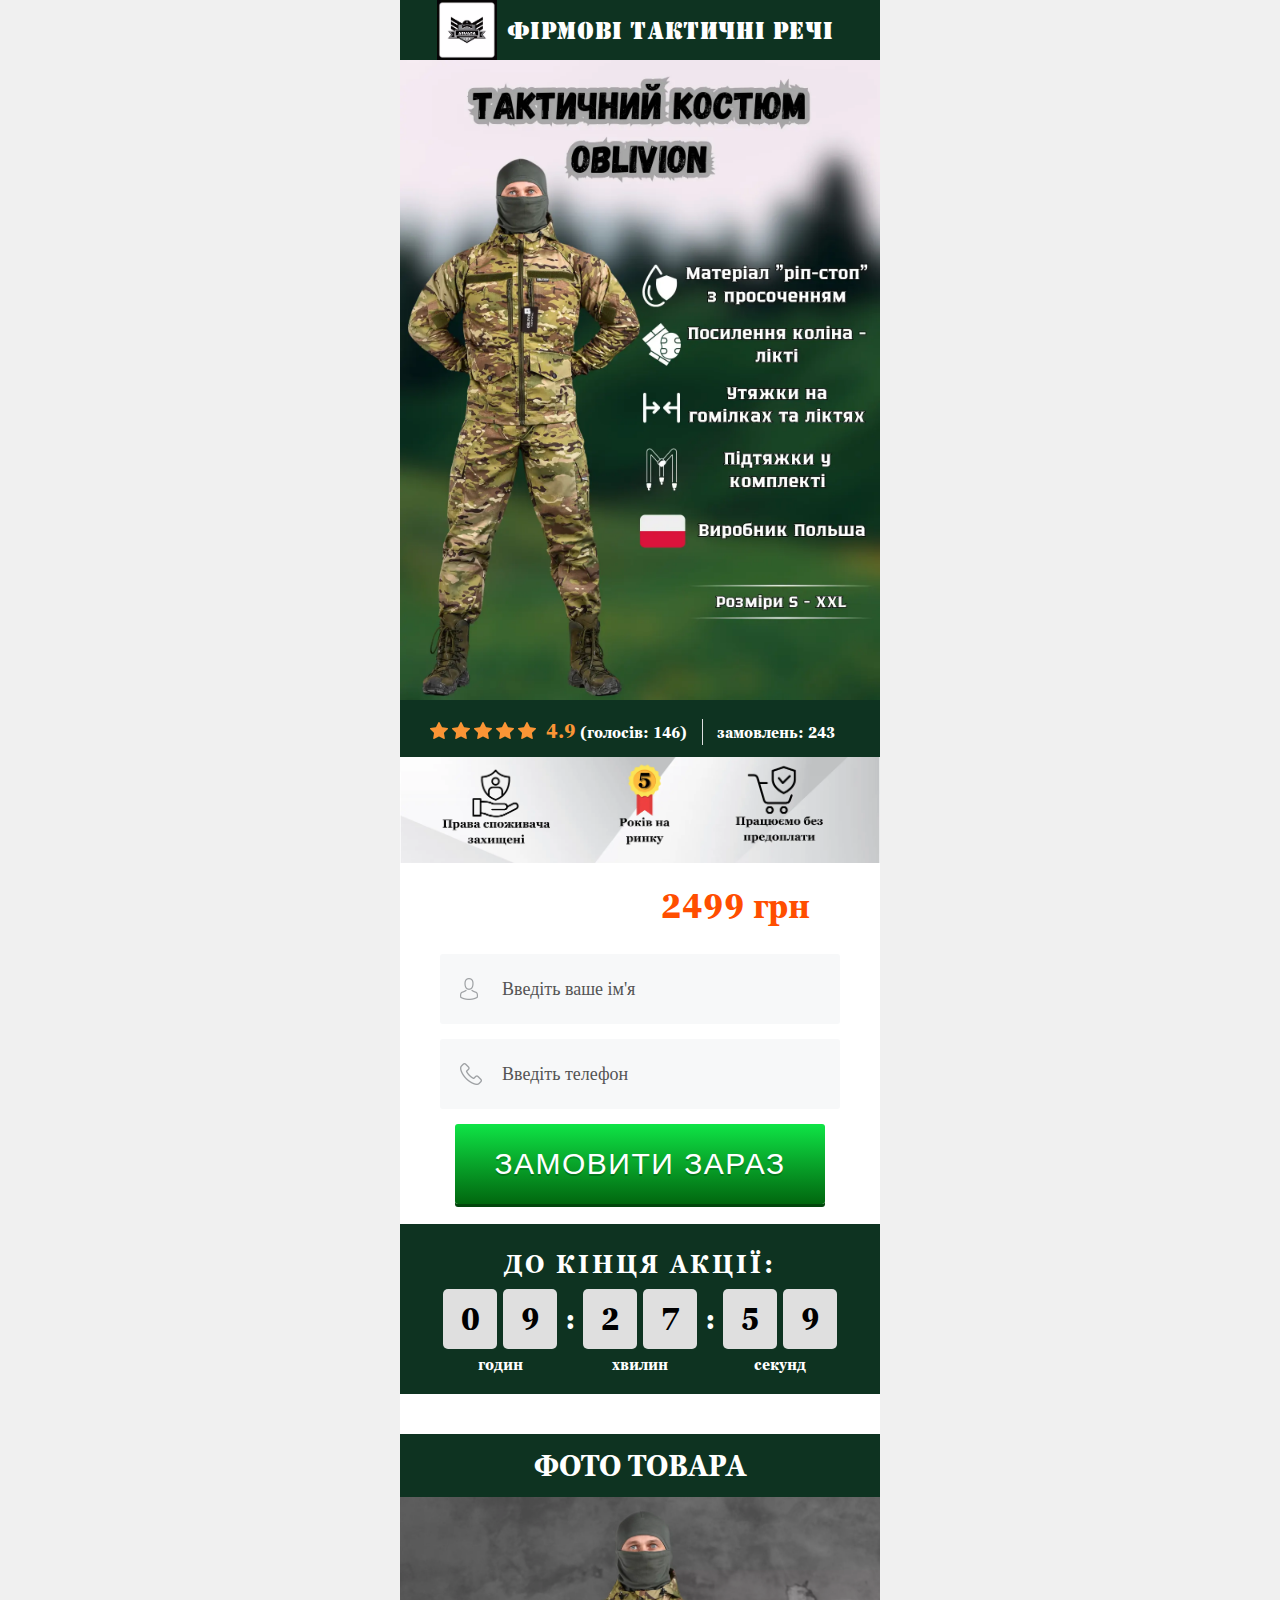
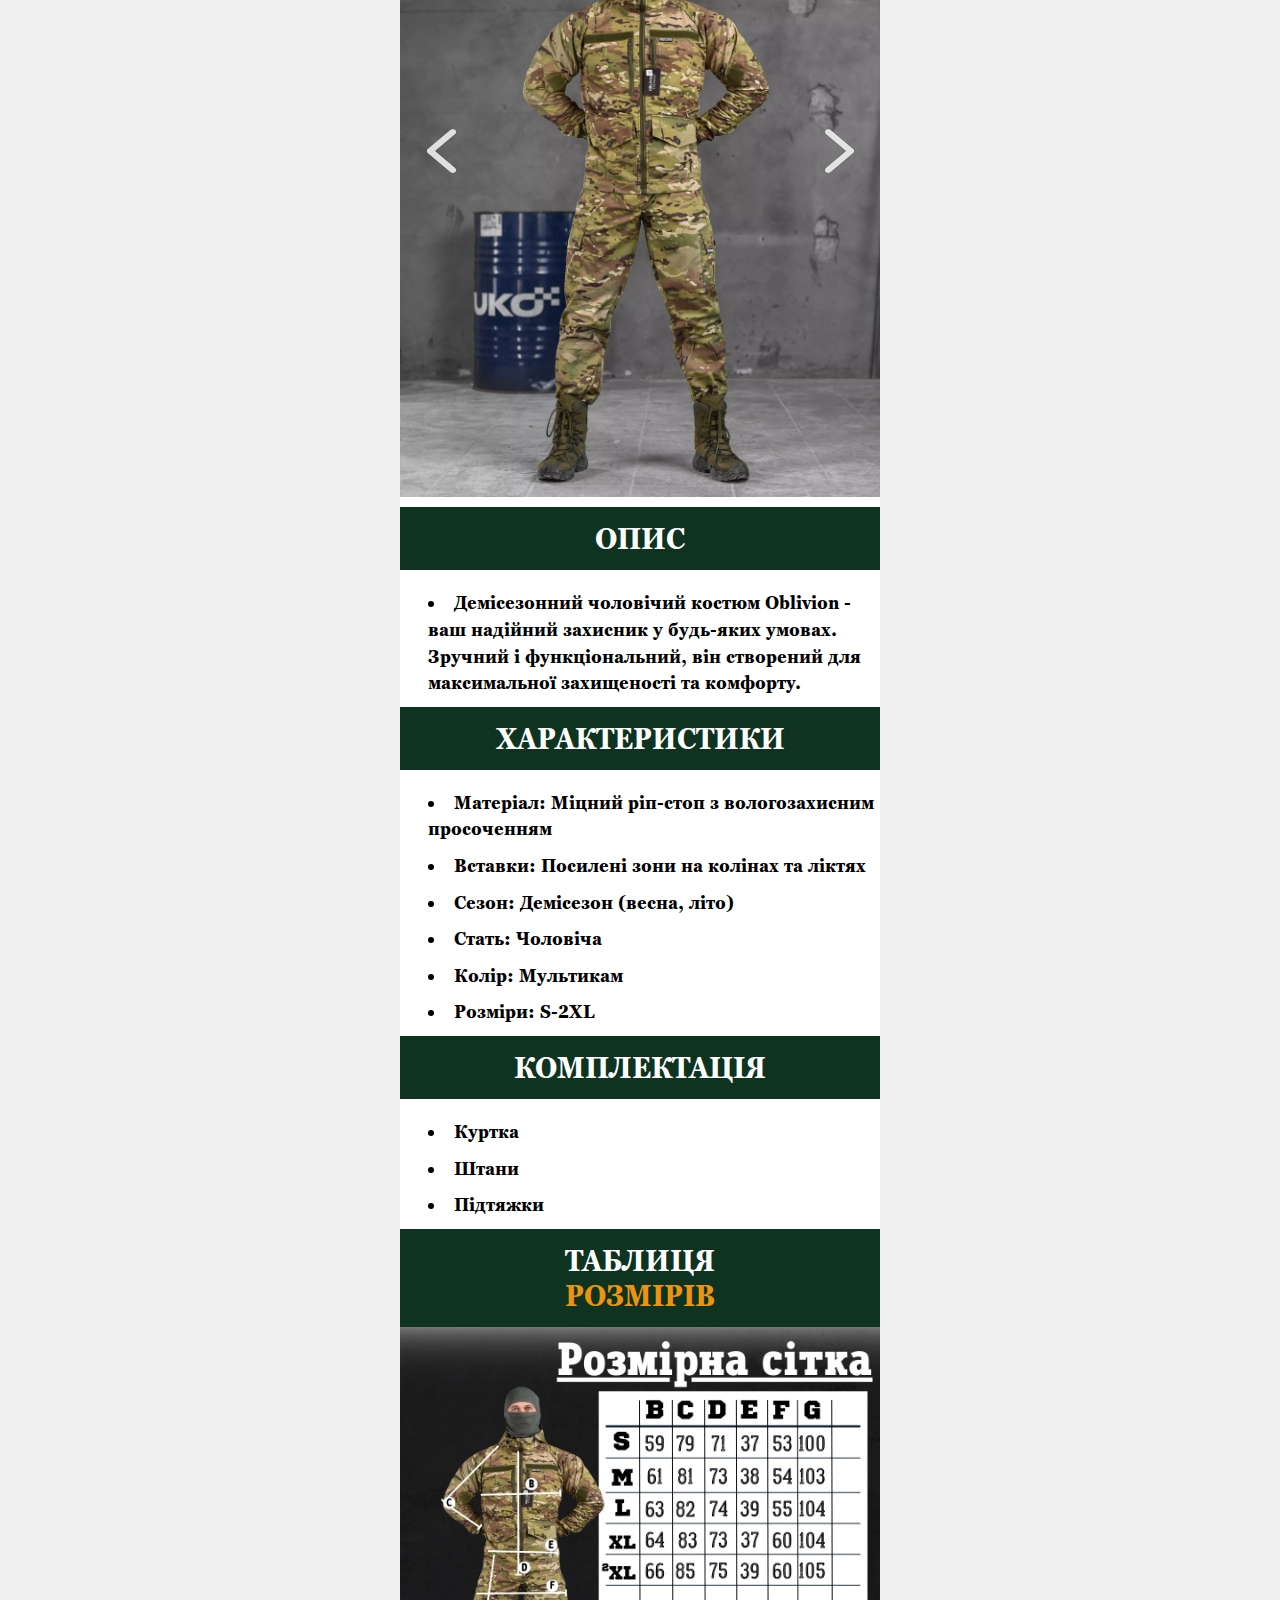
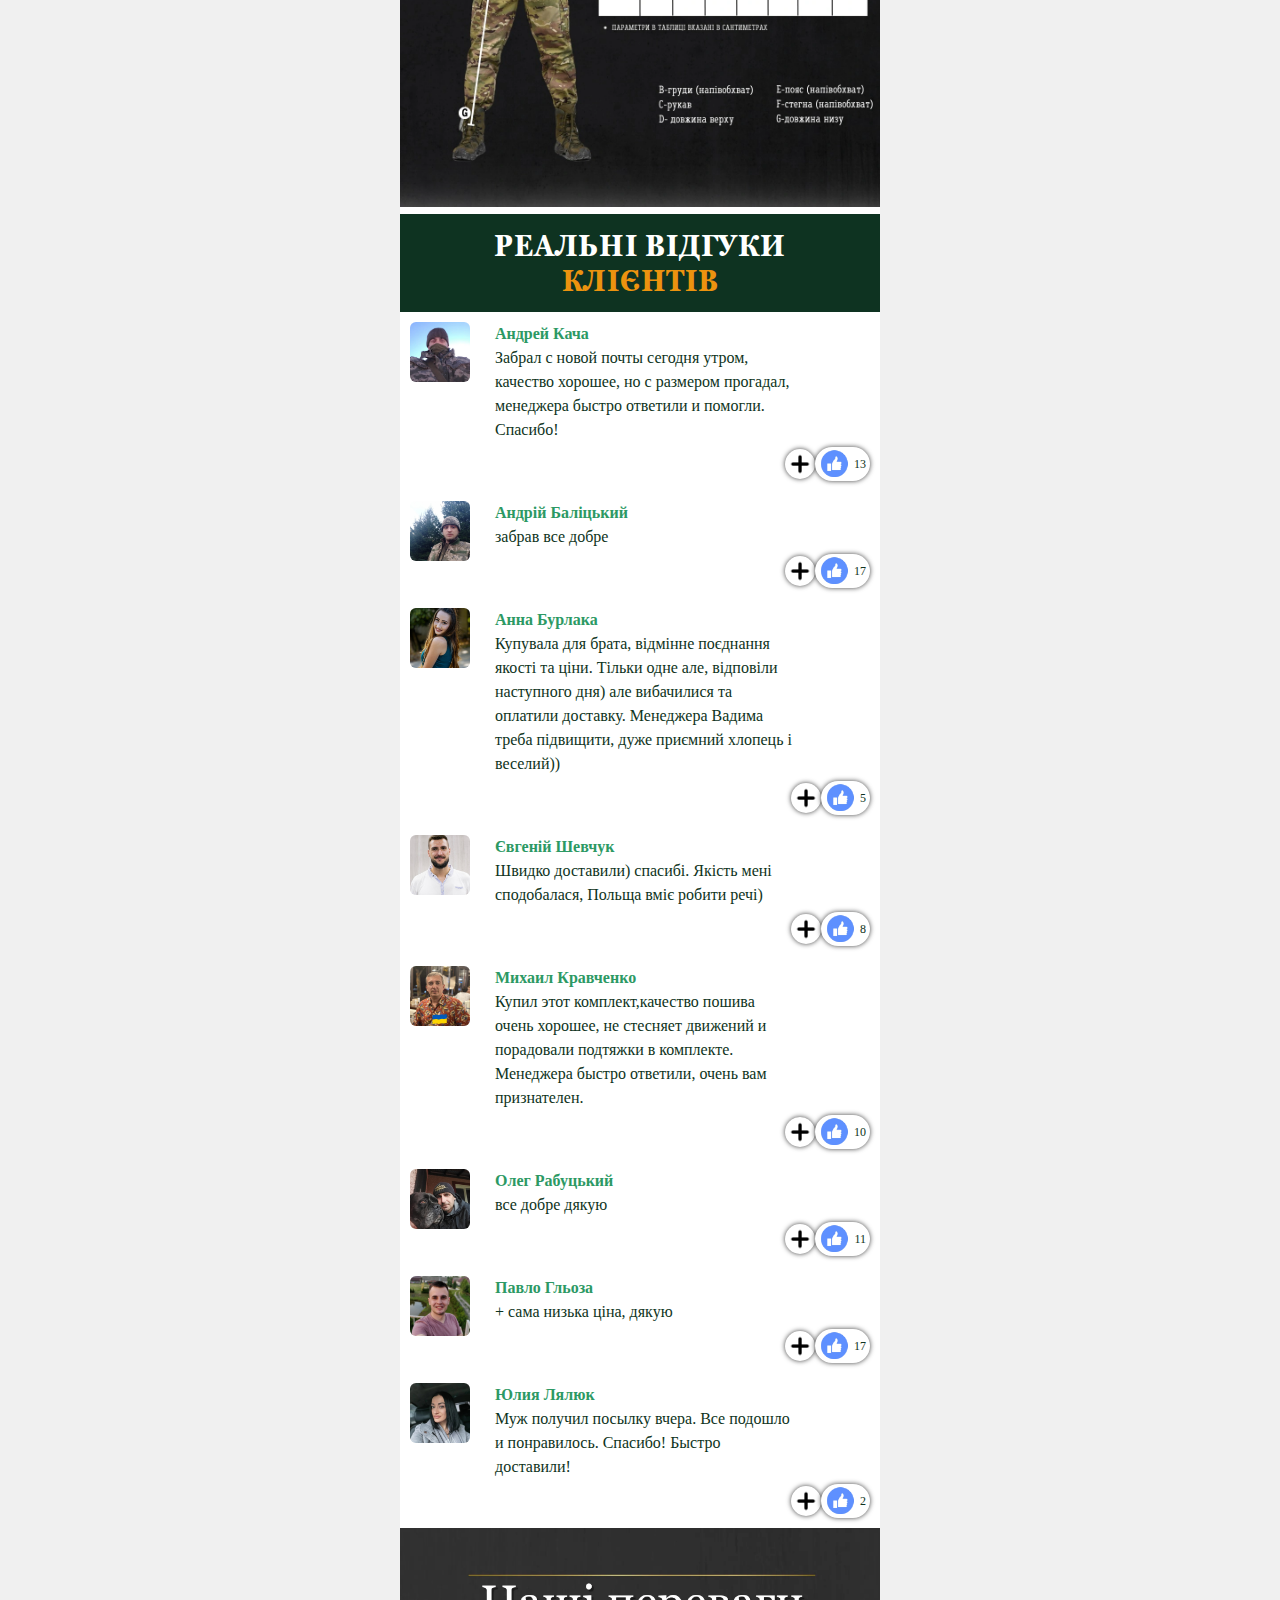
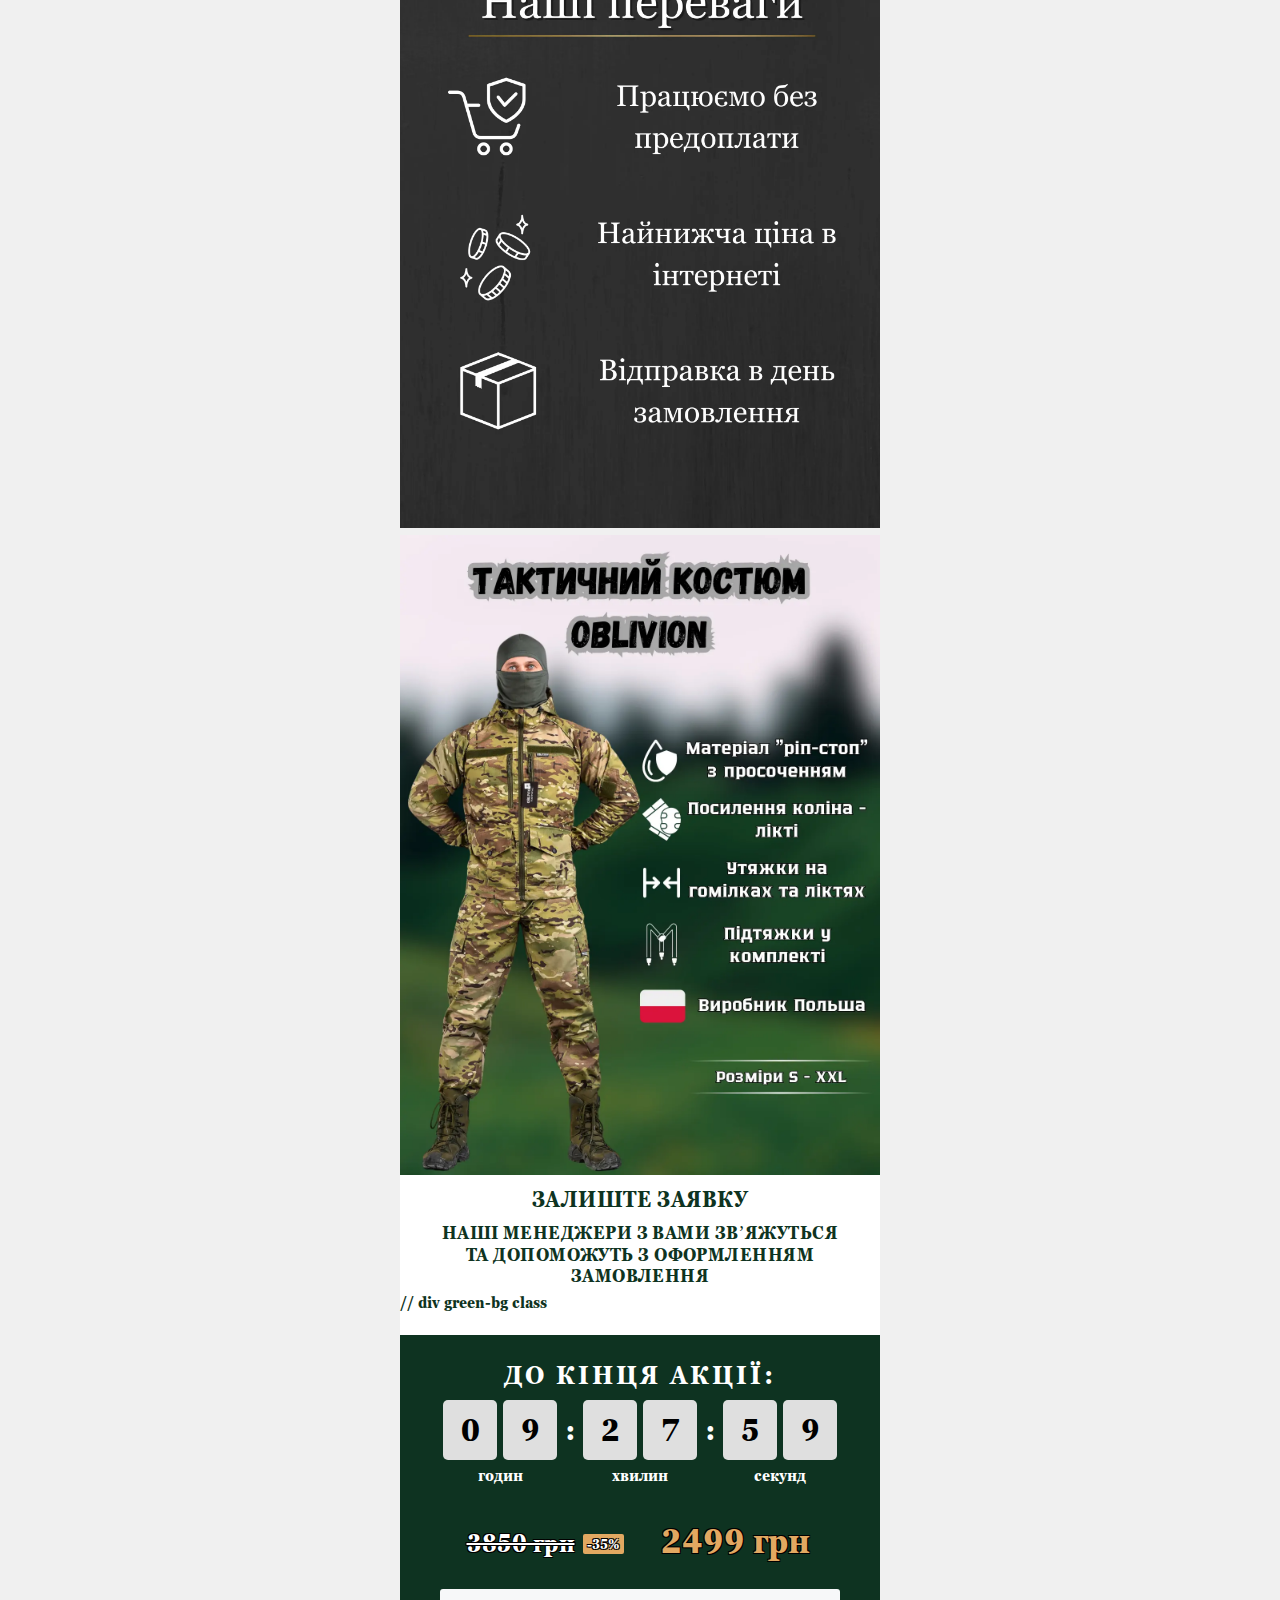
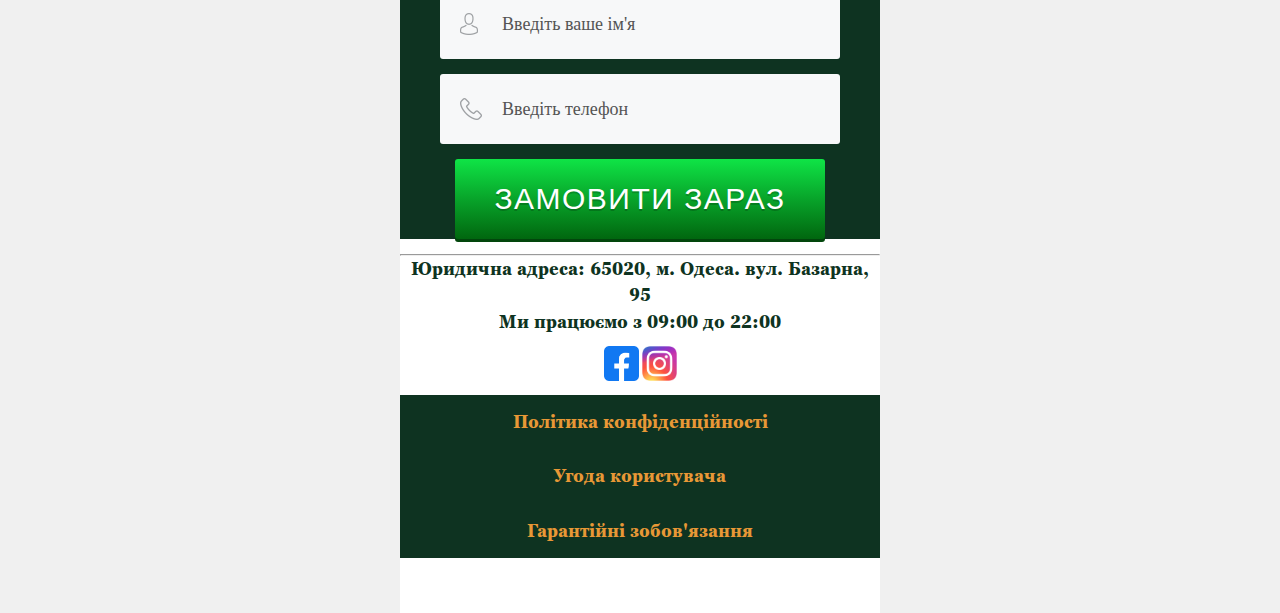
<file: oblivion/index.html>
<!DOCTYPE html>
<html lang="en">

<head>

    <meta charset="UTF-8">
    <meta http-equiv="X-UA-Compatible" content="IE=edge">
    <meta name="viewport" content="width=480">
    <title>Фірмові тактичні речі</title>



    <link rel="icon" type="image/png" sizes="32x32" href="img/Favicon.ico">
    <link rel="shortcut icon" type="image/x-icon" href="img/Favicon.ico">
    <link rel="stylesheet" type="text/css" href="css/comments.css">
    <link rel="stylesheet" type="text/css" href="css/settings.css">
    <link rel="stylesheet" type="text/css" href="css/style.css">
    <link rel="stylesheet" type="text/css" href="css/slick.css">

    <!-- Meta Pixel Code -->
    <script>
        !function (f, b, e, v, n, t, s) {
            if (f.fbq) return; n = f.fbq = function () {
                n.callMethod ?
                n.callMethod.apply(n, arguments) : n.queue.push(arguments)
            };
            if (!f._fbq) f._fbq = n; n.push = n; n.loaded = !0; n.version = '2.0';
            n.queue = []; t = b.createElement(e); t.async = !0;
            t.src = v; s = b.getElementsByTagName(e)[0];
            s.parentNode.insertBefore(t, s)
        }(window, document, 'script',
            'https://connect.facebook.net/en_US/fbevents.js');
        fbq('init', '295080306181769');
        fbq('track', 'PageView');
    </script>
    <noscript><img height="1" width="1" style="display:none"
            src="https://www.facebook.com/tr?id=295080306181769&ev=PageView&noscript=1" /></noscript>
    <!-- End Meta Pixel Code -->


</head>

<body>
    <!--     <div class="overlay_window">
        <div class="overlay" id="overlay">
            <div class="popup">
                <span class="close9" onclick="closePopup()">×</span>
                <h2>АКЦІЯ</h2>
                <p style='margin-top: 20px;'>При замовленні зараз <b>-200 грн</b> на товар</p>
                <button class="button9" onclick="closePopup()" style='margin-top: 20px;'>Гаразд</button>
            </div>
        </div>
    </div> -->

    <div class="main-wrap">
        <div style="
      display: flex;
      align-items: center;
      justify-content: center;
      text-align: center; width: 100%;    background: #0E3321;">
            <img src="img/logo.png" style="width:60px; height: 60;">
            <h1 style="font-family: '2296-font', sans-serif;">Фірмові тактичні речі</h1>
        </div>
        <div class="section block-1" style="background: white">
            <div style="background: #0E3321;">
                <img src="img/head.jpg" alt>
                <div class="reyt" style="background: #0E3321; color: white;">
                    <div class="stars"><b>4.9</b> (голосів: 146)</div>
                    замовлень: 243
                </div>
            </div>
            <img src="img/head2.jpg" alt>
            <div class="header" style="">
                <div class="timer_price">
                    <div class="price">
                        <div class="old">
                            3850 грн
                        </div>
                        <div class="sale">
                            -35%
                        </div>
                    </div>
                    <div class="price">

                        <div class="new b">
                            2499 грн
                        </div>
                    </div>
                </div>
                <form id="order_form" class="m1-form" role="form" action="order.php" method="post"
                    onsubmit="if(this.name.value==''){alert('Введіть ваше імʼя!');return false}if(this.phone.value==''){alert('Введіть ваш номер телефону');return false}return true;">



                    <input class="field" name="name" type="text" placeholder="Введіть ваше ім'я">
                    <input class="field" name="phone" type="tel" placeholder="Введіть телефон">
                    <button class="button-m" type="submit">Замовити зараз</button>
                </form>
            </div>


            <div></div>
            <div class="timer" id="form" style="margin-top: 20px;">
                <p class="center">До кінця акції:</p>
                <div class="countbox clearfix">
                    <div class="countbox-num">
                        <div class="countbox-hours1"><span></span>2</div>
                        <div class="countbox-hours2"><span></span>3</div>
                        <div class="countbox-hours-text">Годин</div>
                    </div>
                    <div class="countbox-space"></div>
                    <div class="countbox-num">
                        <div class="countbox-mins1"><span></span>0</div>
                        <div class="countbox-mins2"><span></span>6</div>
                        <div class="countbox-mins-text">Хвилин</div>
                    </div>
                    <div class="countbox-space"></div>
                    <div class="countbox-num">
                        <div class="countbox-secs1"><span></span>1</div>
                        <div class="countbox-secs2"><span></span>9</div>
                        <div class="countbox-secs-text">Секунд</div>
                    </div>
                </div>
            </div>

        </div>
        <div class="block-2">
            <div class="container" style="padding: 0px;">
                <h3 style="margin-top: 0px;">Фото товара</h3>
                <ul style="padding: 0px;">
                    <li>
                        <div class="slider2">
                            <div>
                                <img src="img/suit1.webp" alt="">
                            </div>
                            <div>
                                <img src="img/suit2.webp" alt="">
                            </div>
                            <div>
                                <img src="img/suit3.webp" alt="">
                            </div>
                            <div>
                                <img src="img/suit4.webp" alt="">
                            </div>
                            <div>
                                <img src="img/suit5.webp" alt="">
                            </div>
                            <div>
                                <img src="img/suit6.webp" alt="">
                            </div>
                            <div>
                                <img src="img/suit7.webp" alt="">
                            </div>
                            <div>
                                <img src="img/suit8.webp" alt="">
                            </div>
                            <div>
                                <img src="img/suit9.webp" alt="">
                            </div>
                            <div>
                                <img src="img/suit10.webp" alt="">
                            </div>
                            <div>
                                <img src="img/suit11.webp" alt="">
                            </div>
                        </div>
                    </li>
                </ul>

            </div>
        </div>

        <div class="block-2">
            <div class="container" style="padding: 0px; color: black">
                <h3>Опис</h3>
                <ul style="list-style: inside;">
                    <li>Демісезонний чоловічий костюм Oblivion - ваш надійний захисник у будь-яких умовах. Зручний і
                        функціональний, він створений для максимальної захищеності та комфорту.
                    </li>
                </ul>
                <h3>Характеристики</h3>
                <ul style="list-style: inside;">
                    <li>Матеріал: Міцний ріп-стоп з вологозахисним просоченням
                    </li>
                    <li>Вставки: Посилені зони на колінах та ліктях
                    </li>
                    <li>Сезон: Демісезон (весна, літо)
                    </li>
                    <li>Стать: Чоловіча
                    </li>
                    <li>Колір: Мультикам</li>
                    <li>Розміри: S-2XL</li>
                </ul>
                <h3>Комплектація</h3>
                <ul style="list-style: inside;">
                    <li>Куртка</li>
                    <li>Штани</li>
                    <li>Підтяжки</li>
                </ul>
                <!-- <img src="img/colage.jpg"> -->
            </div>
            <!--iframe width="480" height="270" src="https://www.youtube.com/embed/ob5Tuoh20DA" frameborder="0" allow="accelerometer; autoplay; clipboard-write; encrypted-media; gyroscope; picture-in-picture" allowfullscreen="" style=" display: block;"></iframe-->
        </div>

        <section class="sect3 block-2 table">
            <h3>Таблиця<br><span style="color: #ec930f;">розмірів</span></h3>
            <img src="./img/size.jpg">
            <!--             <table>
                <tr>
                    <th>Розмір</th>
                    <th>Устілка (см)</th>
                </tr>
                <tr>
                    <td>40 р.</td>
                    <td>26-26,5</td>
                </tr>
                <tr>
                    <td>41 р.</td>
                    <td>26,5-27</td>
                </tr>
                <tr>
                    <td>42 р.</td>
                    <td>27-27,5</td>
                </tr>
                <tr>
                    <td>43 р.</td>
                    <td>28-28,5</td>
                </tr>
                <tr>
                    <td>44 р.</td>
                    <td>28,5-29</td>
                </tr>
                <tr>
                    <td>45 р.</td>
                    <td>29,5-30</td>
                </tr>
            </table>
            <br> -->

        </section>


        <div class="section block9">

            <div class="section block8">
                <h2 class="center">Реальні відгуки<br><span style="color: #ec930f;">клієнтів</span></h2>
                <div id="commentsContainer">

                </div>
                <script src="./js/commentScript.js"></script>
            </div>

        </div>
        <div>
            <img src="./img/per.webp">
        </div>
        <div class="section block-1" style="background: white">
            <img src="img/head.jpg" alt>

            <div>
                <!--                 <div class="timer" id="form">
                    <p class="center">До кінця акції:</p>
                    <div class="countbox clearfix"><div class="countbox-num"><div class="countbox-hours1"><span></span>2</div><div class="countbox-hours2"><span></span>3</div><div class="countbox-hours-text">Годин</div></div><div class="countbox-space"></div><div class="countbox-num"><div class="countbox-mins1"><span></span>0</div><div class="countbox-mins2"><span></span>6</div><div class="countbox-mins-text">Хвилин</div></div><div class="countbox-space"></div><div class="countbox-num"><div class="countbox-secs1"><span></span>1</div><div class="countbox-secs2"><span></span>9</div><div class="countbox-secs-text">Секунд</div></div></div>
                </div> -->
                <div class="block9">
                    <h2 style="font: 22px 'MuseoSansCyrl-700'; padding: 5px; background: white; color: #0E3321"
                        class="center">Залиште заявку</h2>
                    <h2 style="font: 18px 'MuseoSansCyrl-700'; padding: 5px; background: white; color: #0E3321"
                        class="center">Наші менеджери з вами звʼяжуться <br>та допоможуть з оформленням замовлення</h2>
                </div>
               

                <div></div>
            </div>


            // div green-bg class
            <div class="green-bg" >

            <div class="timer" id="form" style="margin-top: 20px;">
                <p class="center">До кінця акції:</p>
                <div class="countbox clearfix">
                    <div class="countbox-num">
                        <div class="countbox-hours1"><span></span>2</div>
                        <div class="countbox-hours2"><span></span>3</div>
                        <div class="countbox-hours-text">Годин</div>
                    </div>
                    <div class="countbox-space"></div>
                    <div class="countbox-num">
                        <div class="countbox-mins1"><span></span>0</div>
                        <div class="countbox-mins2"><span></span>6</div>
                        <div class="countbox-mins-text">Хвилин</div>
                    </div>
                    <div class="countbox-space"></div>
                    <div class="countbox-num">
                        <div class="countbox-secs1"><span></span>1</div>
                        <div class="countbox-secs2"><span></span>9</div>
                        <div class="countbox-secs-text">Секунд</div>
                    </div>
                </div>
            </div>


            <div class="header" style="">


                <div class="timer_price">

                    <div class="price">
                        <div class="old black-border-for-text">
                            3850 грн
                        </div>
                        <div class="yellow-bg sale black-border-for-text">
                            -35%
                        </div>
                    </div>
                    <div class="price">

                        <div class="black-border-for-text yellow-text new b">
                            2499 грн
                        </div>
                    </div>

                </div>

            </div>


            <form id="order_form" class="m1-form" role="form" action="order.php" method="post" onsubmit="if(this.name.value==''){alert('Введіть ваше імʼя!');return false}if(this.phone.value==''){alert('Введіть ваш номер телефону');return false}return true;">



                <input class="field" name="name" type="text" placeholder="Введіть ваше ім'я">
                <input class="field" name="phone" type="tel" placeholder="Введіть телефон">
                <button class="button-m" type="submit">Замовити зараз</button>
            </form>

        </div>


            <div class="footer center">
                <hr>
                <p>Юридична адреса: 65020, м. Одеса. вул. Базарна, 95 </p>
                <p>Ми працюємо з 09:00 до 22:00</p>

                <div class="social-icons" style="margin: 10px;">
                    <a href="https://www.facebook.com/profile.php?id=61557441008508" target="_blank">
                        <img src="img/facebook_logo.png" alt="Facebook" width="35" height="35">
                    </a>
                    <a href="https://www.instagram.com/armada_shop011/" target="_blank">
                        <img src="img/instagram_logo.png" alt="Instagram" width="35" height="35">
                    </a>
                </div>

                <a href="politics.html">
                    <p id="sale4">Політика конфіденційності</p>
                </a>
                <a href="agreement.html">
                    <p id="sale4">Угода користувача</p>
                </a>
                <a href="guarantee.html">
                    <p id="sale4">Гарантійні зобов'язання</p>
                </a>
            </div>
        </div>



        <script type="text/javascript" src="js/jquery.min.js"></script>
        <script type="text/javascript" src="js/slick.min.js"></script>
        <script type="text/javascript" src="js/scripts.js"></script>
        <script type="text/javascript" src="js/previewyoutube.js"></script>

        <script src="js/mask_input.js"></script>

        <script type="text/javascript">
            // mask

            $("input[name='name']").on("keypress", function (e) {
                return (/[A-Za-zА-Яа-яЁё\s]/.test(String.fromCharCode(e.charCode)));
            });

            Inputmask.extendDefinitions({
                '~': {
                    validator: "[1245679]"
                }

            });

            $("input[name='phone']").inputmask({
                mask: "+38 (0~9) 999-99-99",
                greedy: false,
                clearIncomplete: true,
                placeholder: "_",
                rightAlign: false,
                showMaskOnHover: false,
                showMaskOnFocus: true
            });
            $("input[name='phone']").on("keydown", function (e) {

                if (e.keyCode == 37 || e.keyCode == 38 || e.keyCode == 39 || e.keyCode == 40) {
                    e.preventDefault();
                    return false;
                }

            });
        </script>
        <!-- 
<script>
    function openPopup() {
        document.getElementById("overlay").style.display = "block";
    }

    function closePopup() {
        document.getElementById("overlay").style.display = "none";
    }

    document.addEventListener("DOMContentLoaded", function() {
        setTimeout(function() {
            if (!sessionStorage.getItem('popupDisplayed')) {
                openPopup();
                sessionStorage.setItem('popupDisplayed', 'true');
            }
        }, 20000); // 20 секунд
    });
</script> -->
</body>

</html>
</file>
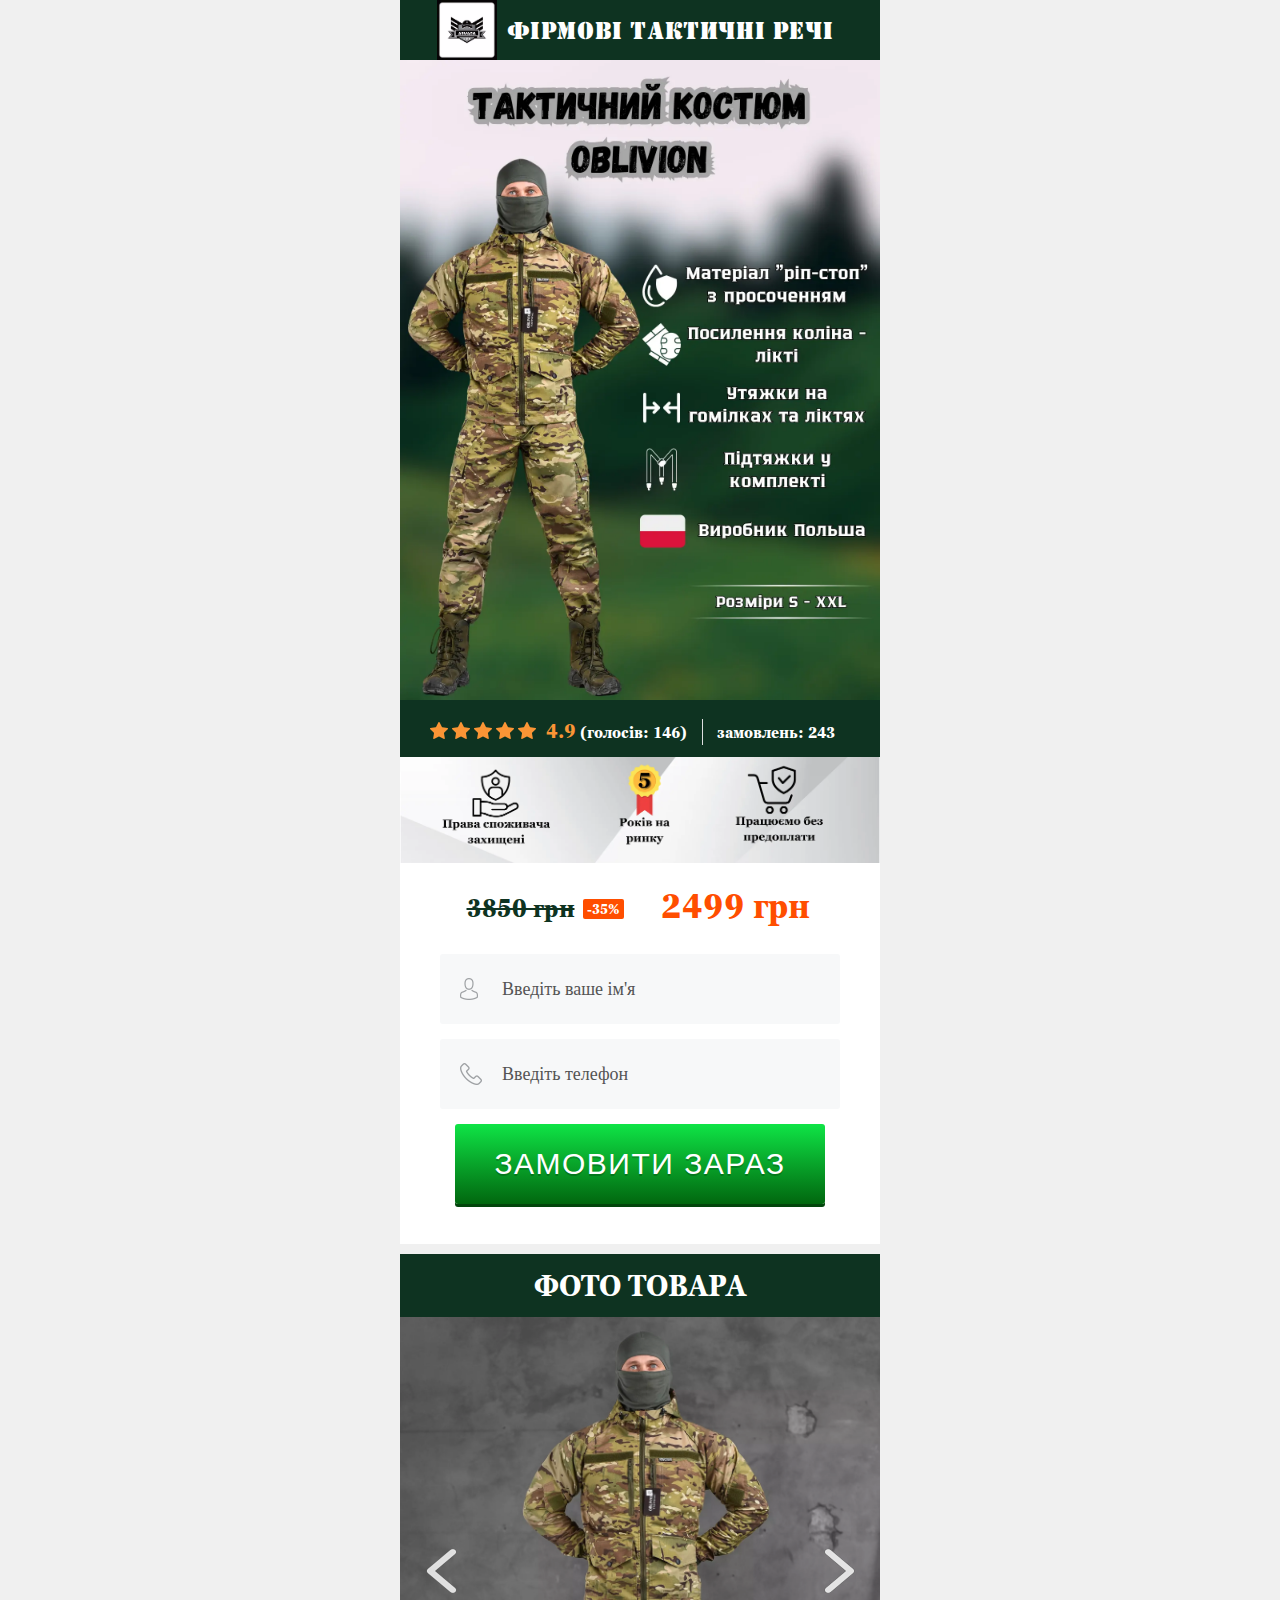
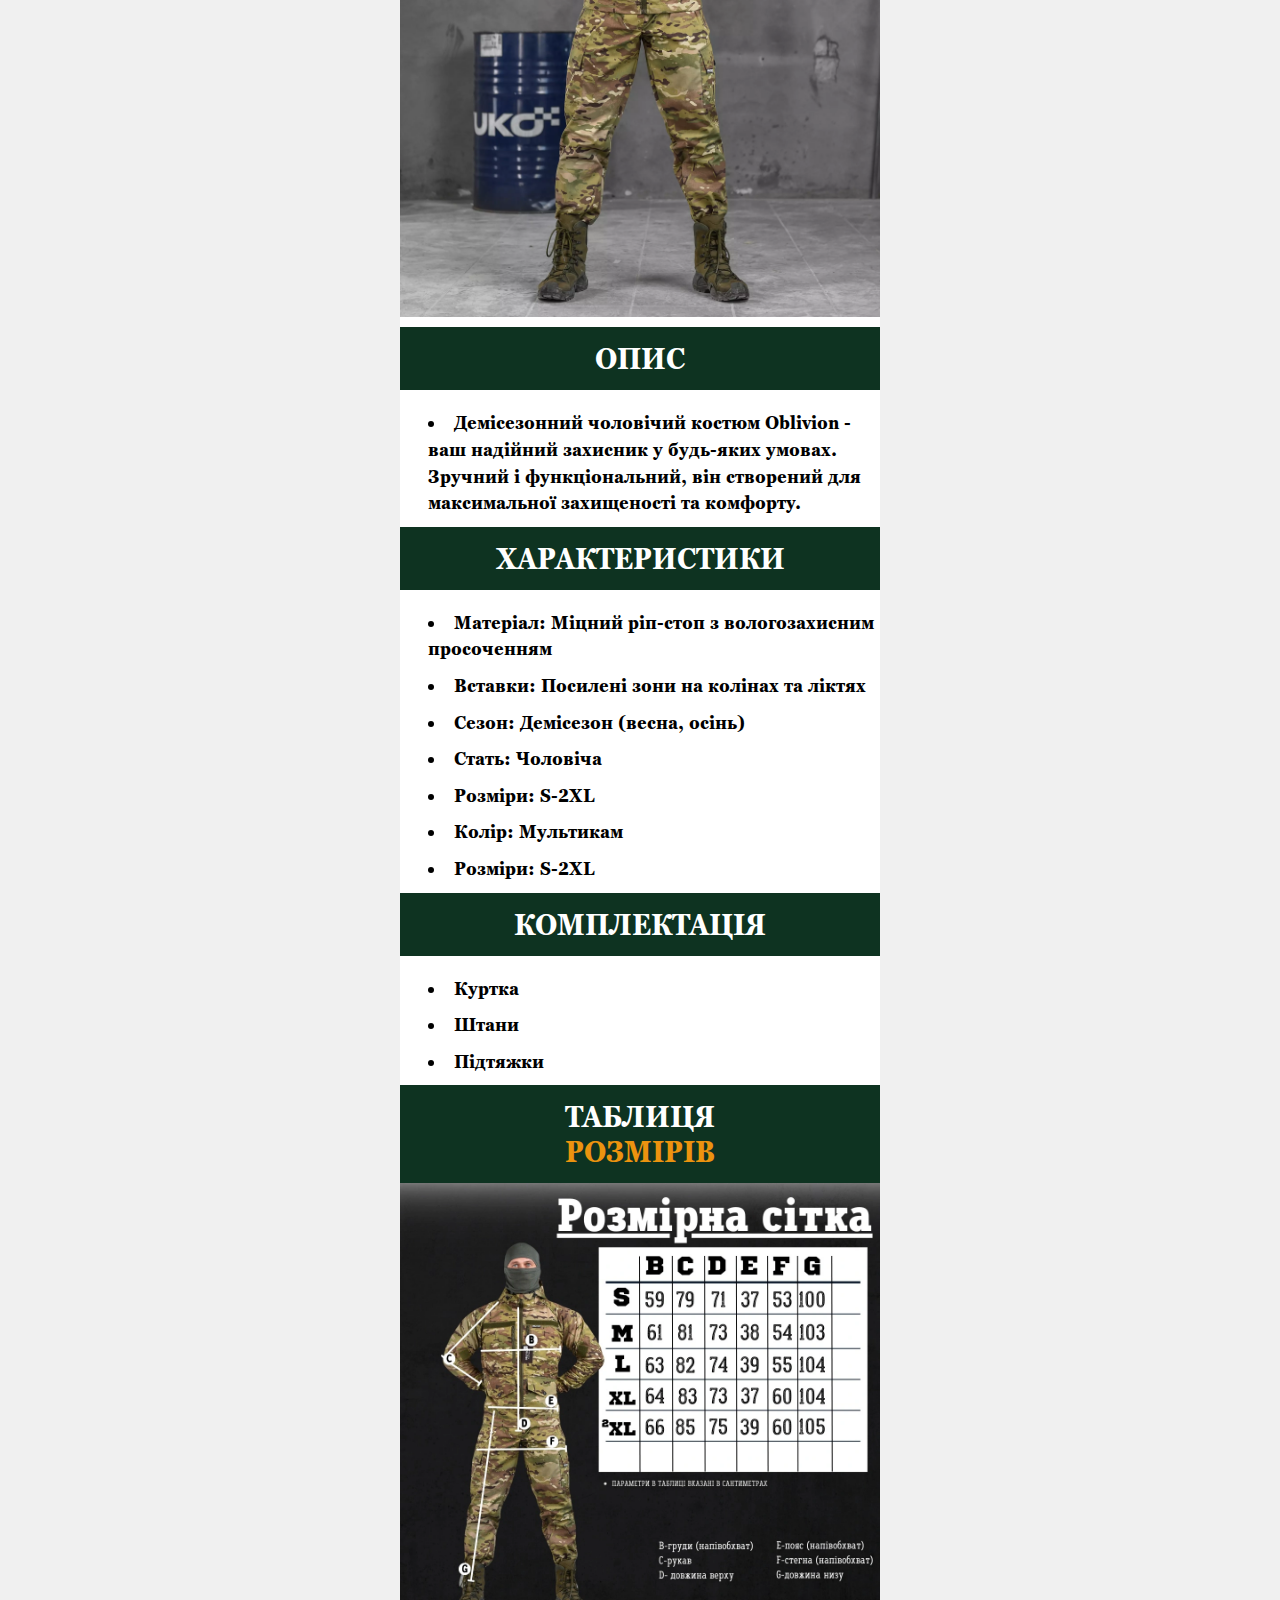
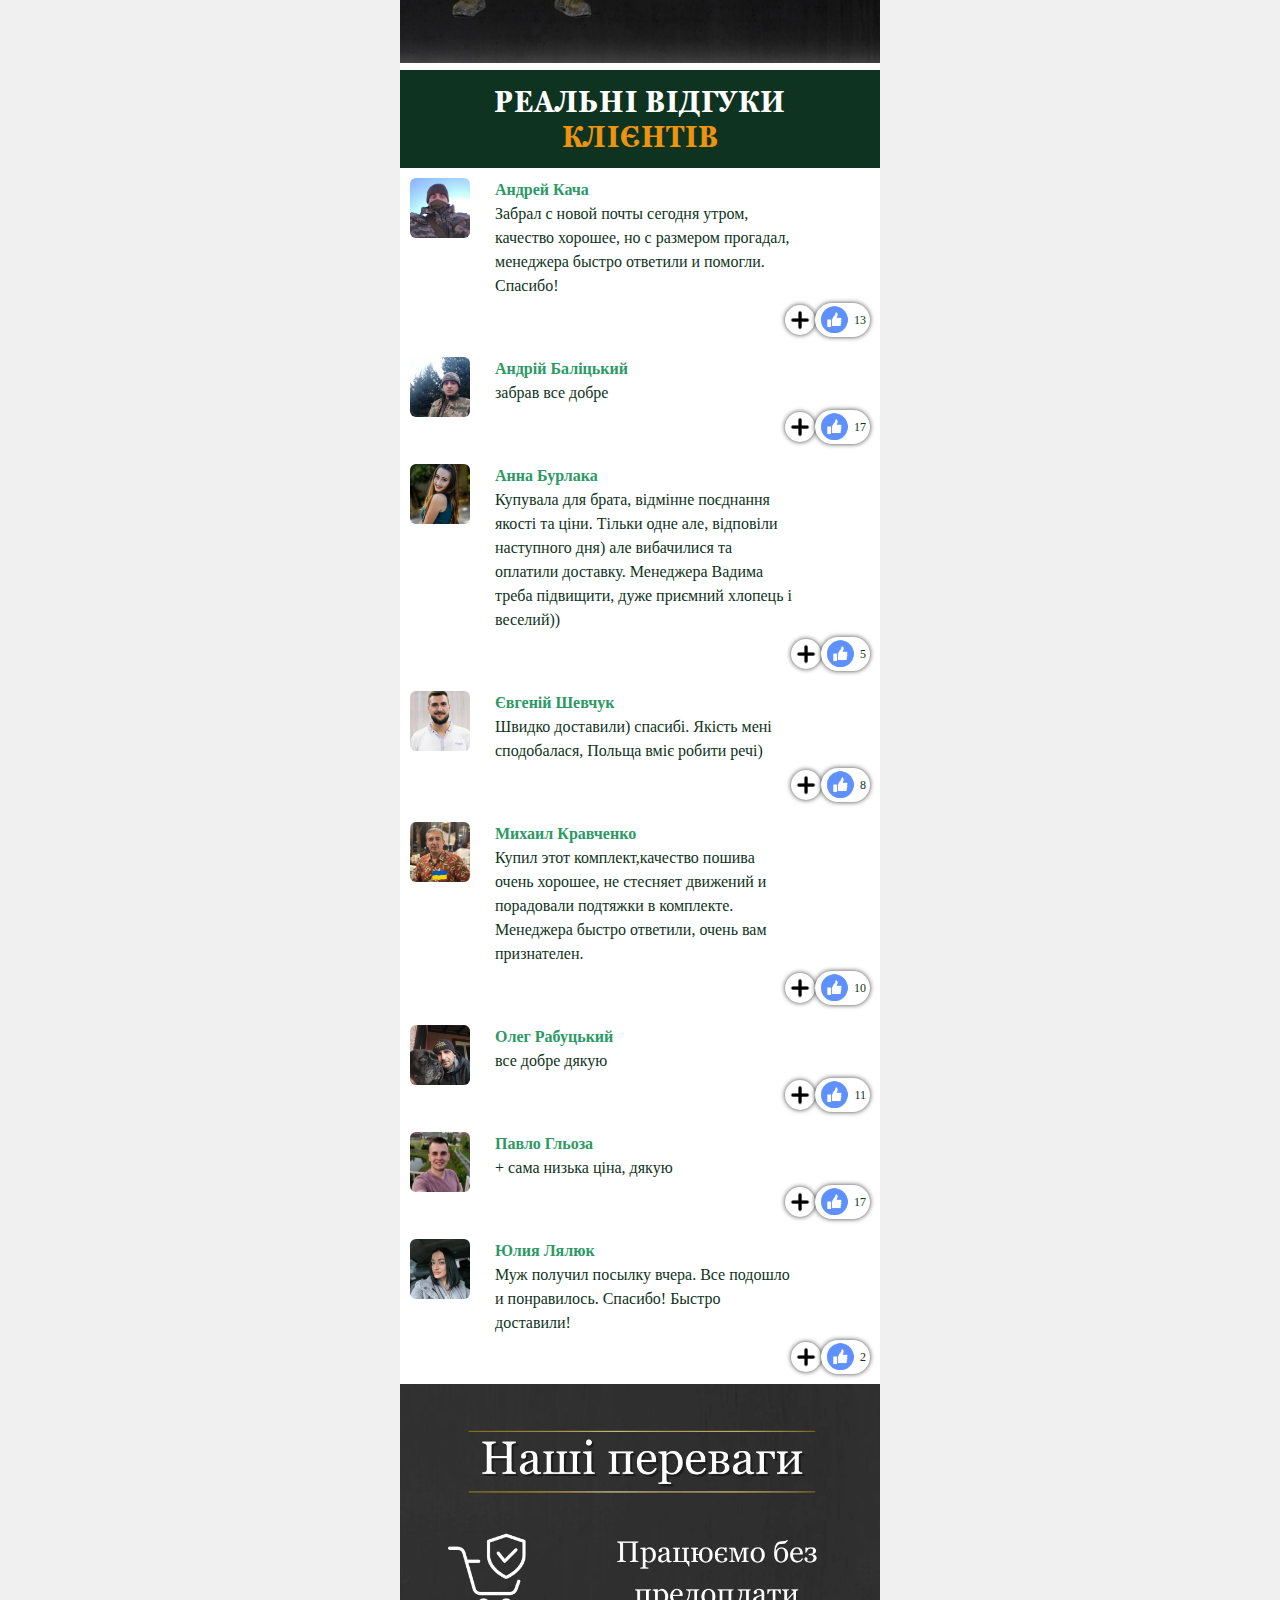
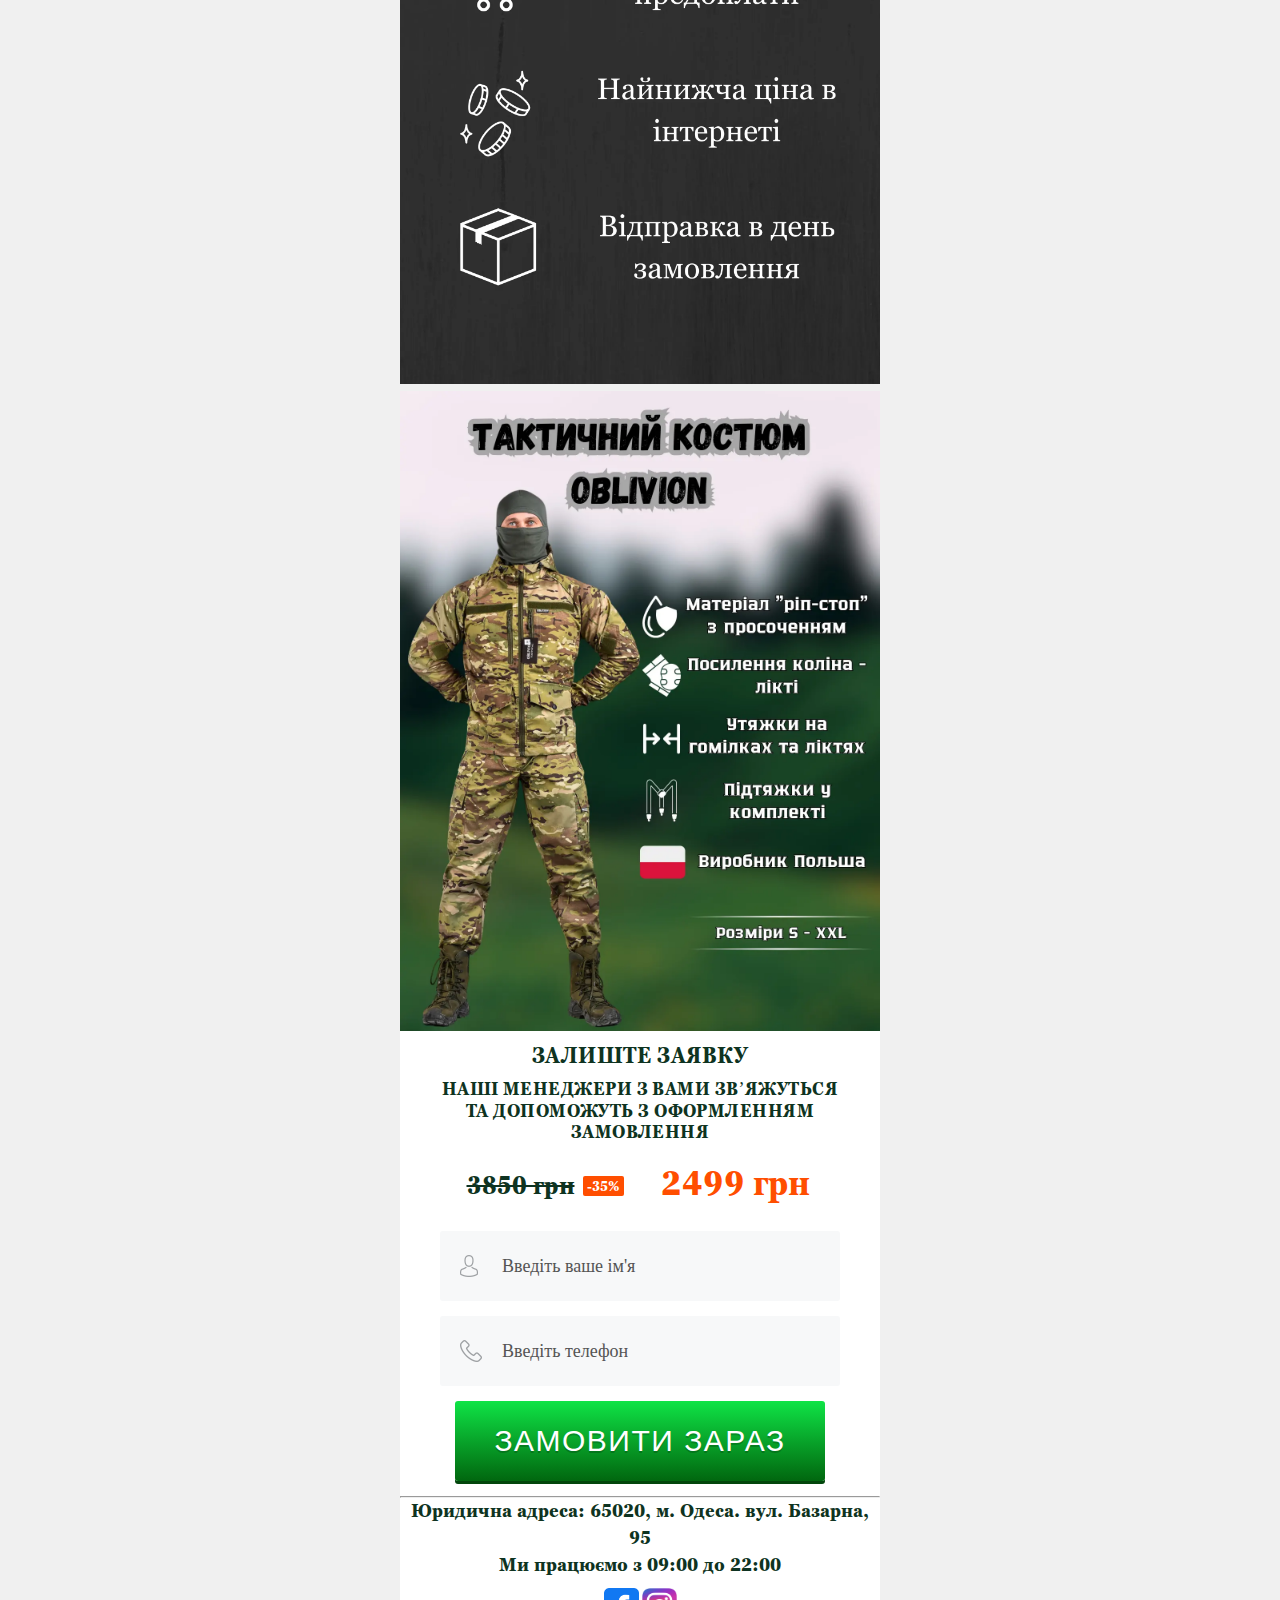
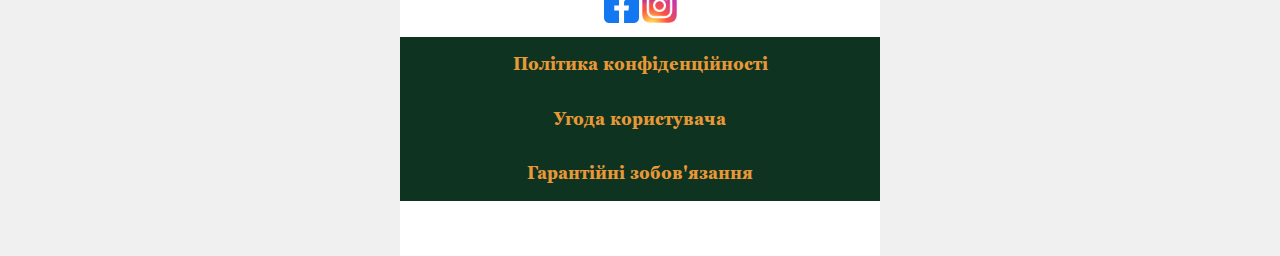
<file: www/index.html>
<!DOCTYPE html>
<html lang="en">

<head>

    <meta charset="UTF-8">
    <meta http-equiv="X-UA-Compatible" content="IE=edge">
    <meta name="viewport" content="width=480">
    <title>Фірмові тактичні речі</title>



    <link rel="icon" type="image/png" sizes="32x32" href="img/Favicon.ico">
    <link rel="shortcut icon" type="image/x-icon" href="img/Favicon.ico">
    <link rel="stylesheet" type="text/css" href="css/comments.css">
    <link rel="stylesheet" type="text/css" href="css/settings.css">
    <link rel="stylesheet" type="text/css" href="css/style.css">
    <link rel="stylesheet" type="text/css" href="css/slick.css">

<!-- Meta Pixel Code -->
<script>
!function(f,b,e,v,n,t,s)
{if(f.fbq)return;n=f.fbq=function(){n.callMethod?
n.callMethod.apply(n,arguments):n.queue.push(arguments)};
if(!f._fbq)f._fbq=n;n.push=n;n.loaded=!0;n.version='2.0';
n.queue=[];t=b.createElement(e);t.async=!0;
t.src=v;s=b.getElementsByTagName(e)[0];
s.parentNode.insertBefore(t,s)}(window, document,'script',
'https://connect.facebook.net/en_US/fbevents.js');
fbq('init', '295080306181769');
fbq('track', 'PageView');
</script>
<noscript><img height="1" width="1" style="display:none"
src="https://www.facebook.com/tr?id=295080306181769&ev=PageView&noscript=1"
/></noscript>
<!-- End Meta Pixel Code -->


</head>

<body>
<!--     <div class="overlay_window">
        <div class="overlay" id="overlay">
            <div class="popup">
                <span class="close9" onclick="closePopup()">×</span>
                <h2>АКЦІЯ</h2>
                <p style='margin-top: 20px;'>При замовленні зараз <b>-200 грн</b> на товар</p>
                <button class="button9" onclick="closePopup()" style='margin-top: 20px;'>Гаразд</button>
            </div>
        </div>
    </div> -->

    <div class="main-wrap">
        <div style="
      display: flex;
      align-items: center;
      justify-content: center;
      text-align: center; width: 100%;    background: #0E3321;">
      <img src="img/logo.png" style="width:60px; height: 60;">
                    <h1 style="font-family: '2296-font', sans-serif;">Фірмові тактичні речі</h1>
        </div>
        <div class="section block-1" style="background: white">
            <div style="background: #0E3321;">
            <img src="img/head.jpg" alt>
            <div class="reyt" style="background: #0E3321; color: white;">
                <div class="stars"><b>4.9</b> (голосів: 146)</div>
                замовлень: 243 </div>
            </div>
            <img src="img/head2.jpg" alt>
<div class="header" style="">
            <div class="timer_price">
                <div class="price">
                    <div class="old">
                        3850 грн
                    </div>
                    <div class="sale">
                        -35%
                    </div>
                </div>
                <div class="price">

                    <div class="new b">
                        2499 грн
                    </div>
                </div>
            </div>
            <form id="order_form" class="m1-form" role="form" action="order.php" method="post" onsubmit="if(this.name.value==''){alert('Введіть ваше імʼя!');return false}if(this.phone.value==''){alert('Введіть ваш номер телефону');return false}return true;">



                <input class="field" name="name" type="text" placeholder="Введіть ваше ім'я">
                <input class="field" name="phone" type="tel" placeholder="Введіть телефон">
                <button class="button-m" type="submit">Замовити зараз</button>
            </form>
        </div>


            <div></div>
<!--                 <div class="timer" id="form">
                    <p class="center">До кінця акції:</p>
                    <div class="countbox clearfix"><div class="countbox-num"><div class="countbox-hours1"><span></span>2</div><div class="countbox-hours2"><span></span>3</div><div class="countbox-hours-text">Годин</div></div><div class="countbox-space"></div><div class="countbox-num"><div class="countbox-mins1"><span></span>0</div><div class="countbox-mins2"><span></span>6</div><div class="countbox-mins-text">Хвилин</div></div><div class="countbox-space"></div><div class="countbox-num"><div class="countbox-secs1"><span></span>1</div><div class="countbox-secs2"><span></span>9</div><div class="countbox-secs-text">Секунд</div></div></div>
                </div> -->

        </div>
        <div class="block-2">
            <div class="container" style="padding: 0px;">
            <h3 style="margin-top: 10px;">Фото товара</h3>
                <ul style="padding: 0px;">
            <li>
                <div class="slider2">
                    <div>
                        <img src="img/suit1.webp" alt="">
                    </div>
                    <div>
                        <img src="img/suit2.webp" alt="">
                    </div>
                    <div>
                        <img src="img/suit3.webp" alt="">
                    </div>
                    <div>
                        <img src="img/suit4.webp" alt="">
                    </div>
                    <div>
                        <img src="img/suit5.webp" alt="">
                    </div>
                                        <div>
                        <img src="img/suit6.webp" alt="">
                    </div>
                                        <div>
                        <img src="img/suit7.webp" alt="">
                    </div>
                     <div>
                        <img src="img/suit8.webp" alt="">
                        </div>
                                         <div>
                        <img src="img/suit9.webp" alt="">
                        </div>
                                         <div>
                        <img src="img/suit10.webp" alt="">
                        </div>
                                         <div>
                        <img src="img/suit11.webp" alt="">
                        </div>
                    </div>
                </li>
            </ul>
        
            </div>
        </div>

        <div class="block-2">
            <div class="container" style="padding: 0px; color: black">
                <h3>Опис</h3>
                <ul style="list-style: inside;">
                    <li>Демісезонний чоловічий костюм Oblivion  - ваш надійний захисник у будь-яких умовах. Зручний і функціональний, він створений для максимальної захищеності та комфорту.
                    </li>
                </ul>
                <h3>Характеристики</h3>
                 <ul style="list-style: inside;">
                    <li>Матеріал: Міцний ріп-стоп з вологозахисним просоченням
                    </li>
                    <li>Вставки: Посилені зони на колінах та ліктях
                    </li>
                    <li>Сезон: Демісезон (весна, осінь)
                    </li>
                    <li>Стать: Чоловіча
                    </li>
                    <li>Розміри: S-2XL</li>
                    <li>Колір: Мультикам</li>
                    <li>Розміри: S-2XL</li>
                </ul>
                <h3>Комплектація</h3>
                                <ul style="list-style: inside;">
                    <li>Куртка</li>
                    <li>Штани</li>
                    <li>Підтяжки</li>
                </ul>
                <!-- <img src="img/colage.jpg"> -->
            </div>
            <!--iframe width="480" height="270" src="https://www.youtube.com/embed/ob5Tuoh20DA" frameborder="0" allow="accelerometer; autoplay; clipboard-write; encrypted-media; gyroscope; picture-in-picture" allowfullscreen="" style=" display: block;"></iframe-->
        </div>

        <section class="sect3 block-2 table">
            <h3>Таблиця<br><span style="color: #ec930f;">розмірів</span></h3>
            <img src="./img/size.jpg">
<!--             <table>
                <tr>
                    <th>Розмір</th>
                    <th>Устілка (см)</th>
                </tr>
                <tr>
                    <td>40 р.</td>
                    <td>26-26,5</td>
                </tr>
                <tr>
                    <td>41 р.</td>
                    <td>26,5-27</td>
                </tr>
                <tr>
                    <td>42 р.</td>
                    <td>27-27,5</td>
                </tr>
                <tr>
                    <td>43 р.</td>
                    <td>28-28,5</td>
                </tr>
                <tr>
                    <td>44 р.</td>
                    <td>28,5-29</td>
                </tr>
                <tr>
                    <td>45 р.</td>
                    <td>29,5-30</td>
                </tr>
            </table>
            <br> -->
            
        </section>


        <div class="section block9">

            <div class="section block8">
                <h2 class="center">Реальні відгуки<br><span style="color: #ec930f;">клієнтів</span></h2>
                <div id="commentsContainer">

                </div>
         <script src="./js/commentScript.js"></script>
            </div>

        </div>
                <div>
            <img src="./img/per.webp">
        </div>
        <div class="section block-1" style="background: white">
            <img src="img/head.jpg" alt>

            <div>
<!--                 <div class="timer" id="form">
                    <p class="center">До кінця акції:</p>
                    <div class="countbox clearfix"><div class="countbox-num"><div class="countbox-hours1"><span></span>2</div><div class="countbox-hours2"><span></span>3</div><div class="countbox-hours-text">Годин</div></div><div class="countbox-space"></div><div class="countbox-num"><div class="countbox-mins1"><span></span>0</div><div class="countbox-mins2"><span></span>6</div><div class="countbox-mins-text">Хвилин</div></div><div class="countbox-space"></div><div class="countbox-num"><div class="countbox-secs1"><span></span>1</div><div class="countbox-secs2"><span></span>9</div><div class="countbox-secs-text">Секунд</div></div></div>
                </div> -->
                <div class="block9">
        <h2 style="font: 22px 'MuseoSansCyrl-700'; padding: 5px; background: white; color: #0E3321" class="center">Залиште заявку</h2>
        <h2 style="font: 18px 'MuseoSansCyrl-700'; padding: 5px; background: white; color: #0E3321" class="center">Наші менеджери з вами звʼяжуться <br>та допоможуть з оформленням замовлення</h2>
        </div>
                <div class="header" style="">
            <div class="timer_price">
                <div class="price">
                    <div class="old">
                        3850 грн
                    </div>
                    <div class="sale">
                        -35%
                    </div>
                </div>
                <div class="price">

                    <div class="new b">
                        2499 грн
                    </div>
                </div>
            </div>
            <form id="order_form" class="m1-form" role="form" action="order.php" method="post" onsubmit="if(this.name.value==''){alert('Введіть ваше імʼя!');return false}if(this.phone.value==''){alert('Введіть ваш номер телефону');return false}return true;">



                <input class="field" name="name" type="text" placeholder="Введіть ваше ім'я">
                <input class="field" name="phone" type="tel" placeholder="Введіть телефон">
                <button class="button-m" type="submit">Замовити зараз</button>
            </form>
        </div>


            <div></div>
        </div>

        <div class="footer center">
            <hr>
            <p>Юридична адреса: 65020, м. Одеса. вул. Базарна, 95 </p>
            <p>Ми працюємо з 09:00 до 22:00</p>

            <div class="social-icons" style="margin: 10px;">
                <a href="https://www.facebook.com/profile.php?id=61557441008508" target="_blank">
                    <img src="img/facebook_logo.png" alt="Facebook" width="35" height="35">
                </a>
                <a href="https://www.instagram.com/armada_shop011/" target="_blank">
                    <img src="img/instagram_logo.png" alt="Instagram" width="35" height="35">
                </a>
            </div>

            <a href="politics.html">
                <p id="sale4">Політика конфіденційності</p>
            </a>
            <a href="agreement.html">
                <p id="sale4">Угода користувача</p>
            </a>
            <a href="guarantee.html">
                <p id="sale4">Гарантійні зобов'язання</p>
            </a>
        </div>
    </div>



    <script type="text/javascript" src="js/jquery.min.js"></script>
    <script type="text/javascript" src="js/slick.min.js"></script>
    <script type="text/javascript" src="js/scripts.js"></script>
    <script type="text/javascript" src="js/previewyoutube.js"></script>

    <script src="js/mask_input.js"></script>

    <script type="text/javascript">
        // mask

        $("input[name='name']").on("keypress", function (e) {
            return (/[A-Za-zА-Яа-яЁё\s]/.test(String.fromCharCode(e.charCode)));
        });

        Inputmask.extendDefinitions({
            '~': {
                validator: "[1245679]"
            }

        });

        $("input[name='phone']").inputmask({
            mask: "+38 (0~9) 999-99-99",
            greedy: false,
            clearIncomplete: true,
            placeholder: "_",
            rightAlign: false,
            showMaskOnHover: false,
            showMaskOnFocus: true
        });
        $("input[name='phone']").on("keydown", function (e) {

            if (e.keyCode == 37 || e.keyCode == 38 || e.keyCode == 39 || e.keyCode == 40) {
                e.preventDefault();
                return false;
            }

        });
    </script>
<!-- 
<script>
    function openPopup() {
        document.getElementById("overlay").style.display = "block";
    }

    function closePopup() {
        document.getElementById("overlay").style.display = "none";
    }

    document.addEventListener("DOMContentLoaded", function() {
        setTimeout(function() {
            if (!sessionStorage.getItem('popupDisplayed')) {
                openPopup();
                sessionStorage.setItem('popupDisplayed', 'true');
            }
        }, 20000); // 20 секунд
    });
</script> -->
</body>

</html>
</file>
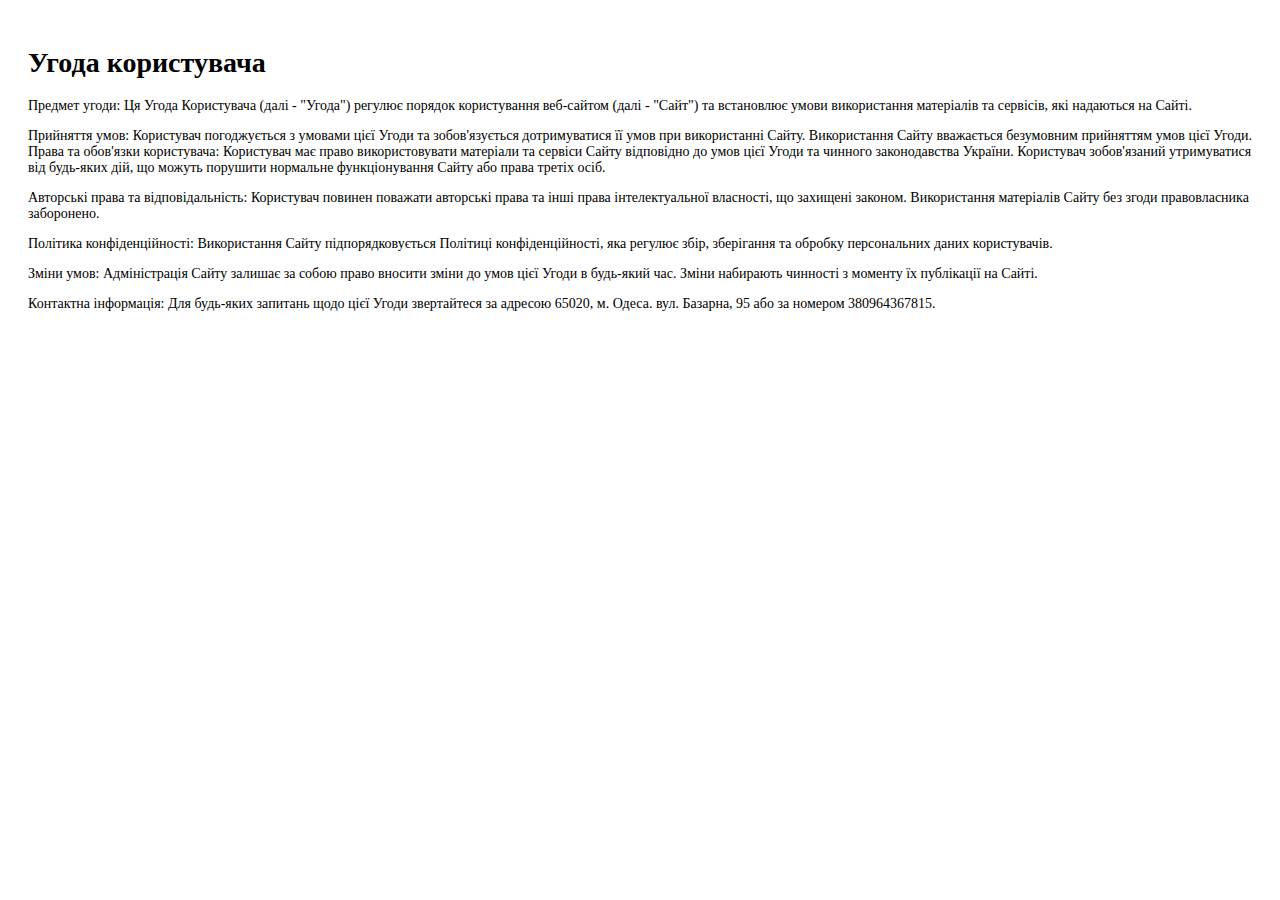
<file: oblivion/agreement.html>
<html>

<head>
    <title>Угода користувача</title>
    <meta charset="UTF-8" />
    <style>
        ol {
            padding-left: 12px;
        }
    </style>
</head>

<body>
    <div style="padding: 20px; font-size: 14px;font-family: 'PT Sans';">
        <h1>Угода користувача</h1>
        <p><p>Предмет угоди: Ця Угода Користувача (далі - "Угода") регулює порядок користування веб-сайтом (далі - "Сайт") та встановлює умови використання матеріалів та сервісів, які надаються на Сайті.</p>

<p>Прийняття умов: Користувач погоджується з умовами цієї Угоди та зобов'язується дотримуватися її умов при використанні Сайту. Використання Сайту вважається безумовним прийняттям умов цієї Угоди.
Права та обов'язки користувача: Користувач має право використовувати матеріали та сервіси Сайту відповідно до умов цієї Угоди та чинного законодавства України. Користувач зобов'язаний утримуватися від будь-яких дій, що можуть порушити нормальне функціонування Сайту або права третіх осіб.</p>

<p>Авторські права та відповідальність: Користувач повинен поважати авторські права та інші права інтелектуальної власності, що захищені законом. Використання матеріалів Сайту без згоди правовласника заборонено.</p>

<p>Політика конфіденційності: Використання Сайту підпорядковується Політиці конфіденційності, яка регулює збір, зберігання та обробку персональних даних користувачів.</p>

<p>Зміни умов: Адміністрація Сайту залишає за собою право вносити зміни до умов цієї Угоди в будь-який час. Зміни набирають чинності з моменту їх публікації на Сайті.</p>

<p>Контактна інформація: Для будь-яких запитань щодо цієї Угоди звертайтеся за адресою 65020, м. Одеса. вул. Базарна, 95 або за номером 380964367815.</p></p>
    </div>
</body>

</html>
</file>
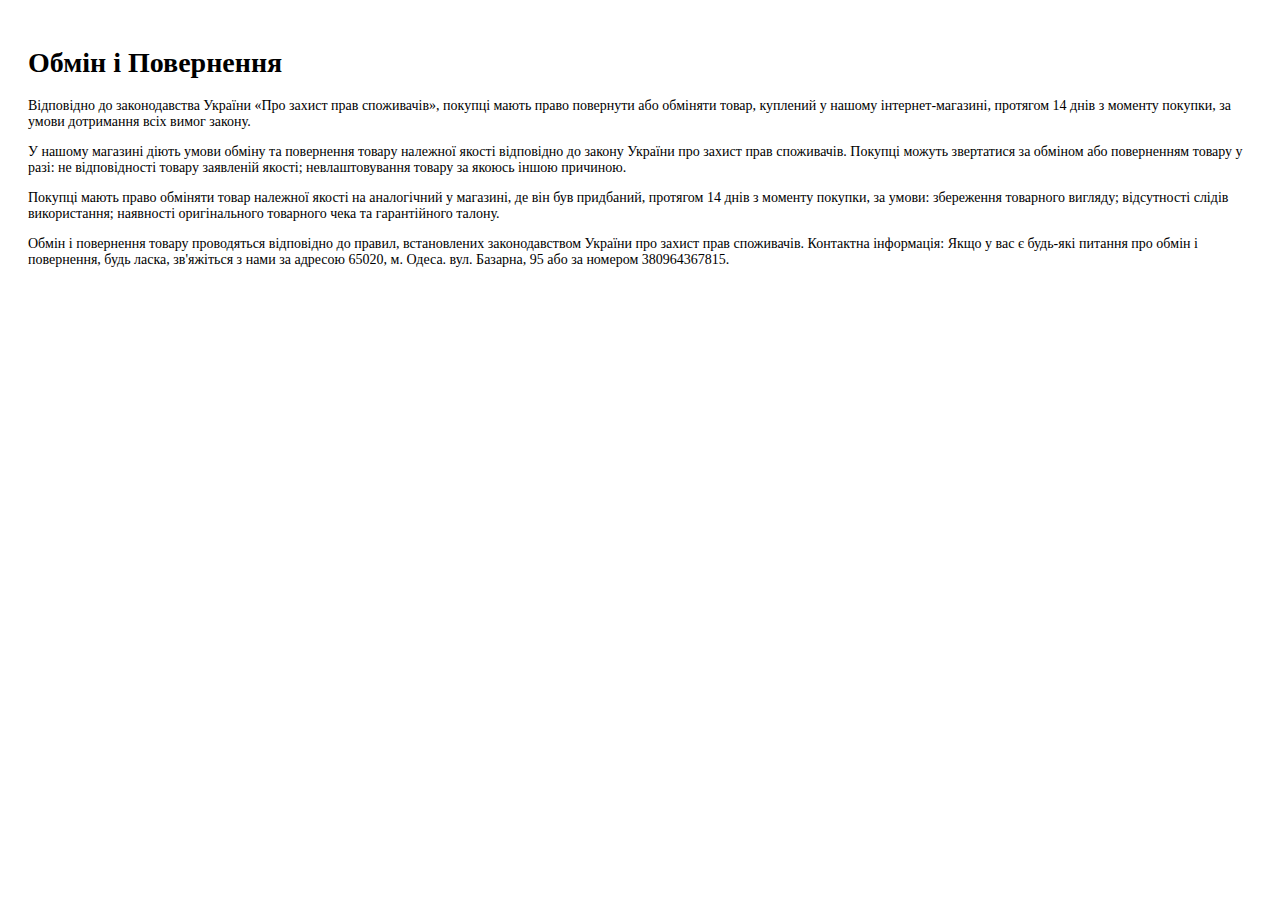
<file: oblivion/guarantee.html>
<!doctype html>
<html lang="en">

<head>
    <meta charset="UTF-8">
    <meta name="viewport" content="width=device-width, user-scalable=no, initial-scale=1.0, maximum-scale=1.0, minimum-scale=1.0">
    <meta http-equiv="X-UA-Compatible" content="ie=edge">
</head>

<body style="padding: 20px; font-size: 14px;font-family: 'PT Sans';">
    <h1>Обмін і Повернення</h1>
    <p>
<p>Відповідно до законодавства України «Про захист прав споживачів», покупці мають право повернути або обміняти товар, куплений у нашому інтернет-магазині, протягом 14 днів з моменту покупки, за умови дотримання всіх вимог закону.</p>

<p>У нашому магазині діють умови обміну та повернення товару належної якості відповідно до закону України про захист прав споживачів. Покупці можуть звертатися за обміном або поверненням товару у разі: не відповідності товару заявленій якості; невлаштовування товару за якоюсь іншою причиною.</p>

<p>Покупці мають право обміняти товар належної якості на аналогічний у магазині, де він був придбаний, протягом 14 днів з моменту покупки, за умови: збереження товарного вигляду; відсутності слідів використання; наявності оригінального товарного чека та гарантійного талону.</p>

<p>Обмін і повернення товару проводяться відповідно до правил, встановлених законодавством України про захист прав споживачів.
Контактна інформація: Якщо у вас є будь-які питання про обмін і повернення, будь ласка, зв'яжіться з нами за адресою 65020, м. Одеса. вул. Базарна, 95 або за номером 380964367815.</p></p>
</body>

</html>
</file>
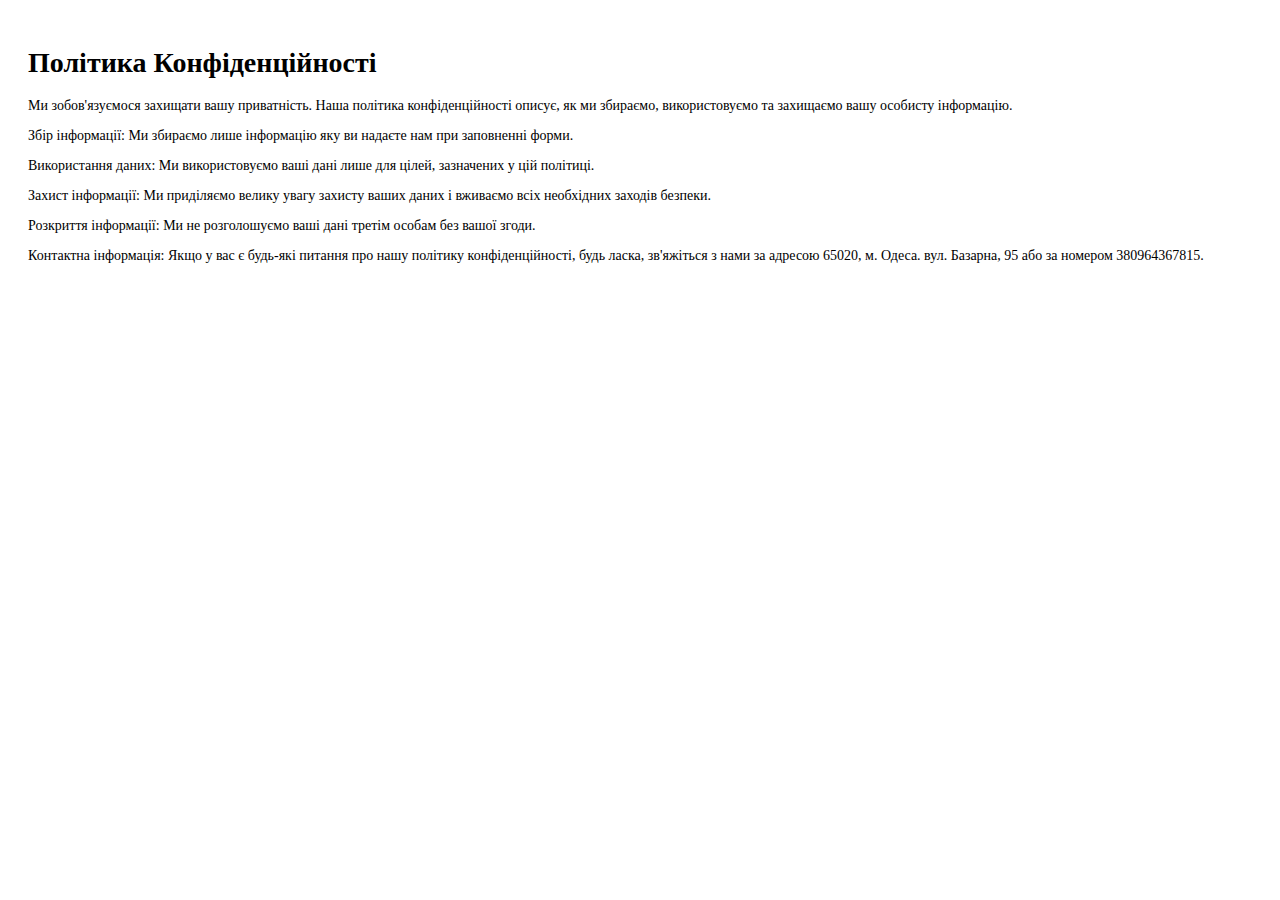
<file: oblivion/politics.html>
<html>

<head>
    <title>Політика конфіденційності</title>
    <meta charset="UTF-8" />
</head>

<body>
    <div style="padding: 20px; font-size: 14px;font-family: 'PT Sans';">
        <h1>Політика Конфіденційності</h1>
        <p>
            <p>Ми зобов'язуємося захищати вашу приватність. Наша політика конфіденційності описує, як ми збираємо, використовуємо та захищаємо вашу особисту інформацію.</p>

            <p>Збір інформації: Ми збираємо лише інформацію яку ви надаєте нам при заповненні форми.</p>

            <p>Використання даних: Ми використовуємо ваші дані лише для цілей, зазначених у цій політиці.</p>

            <p>Захист інформації: Ми приділяємо велику увагу захисту ваших даних і вживаємо всіх необхідних заходів безпеки.</p>

            <p>Розкриття інформації: Ми не розголошуємо ваші дані третім особам без вашої згоди.<p>

            <p>Контактна інформація: Якщо у вас є будь-які питання про нашу політику конфіденційності, будь ласка, зв'яжіться з нами за адресою 65020, м. Одеса. вул. Базарна, 95 або за номером 380964367815.</p>
        </p>
    </div>
</body>

</html>
</file>
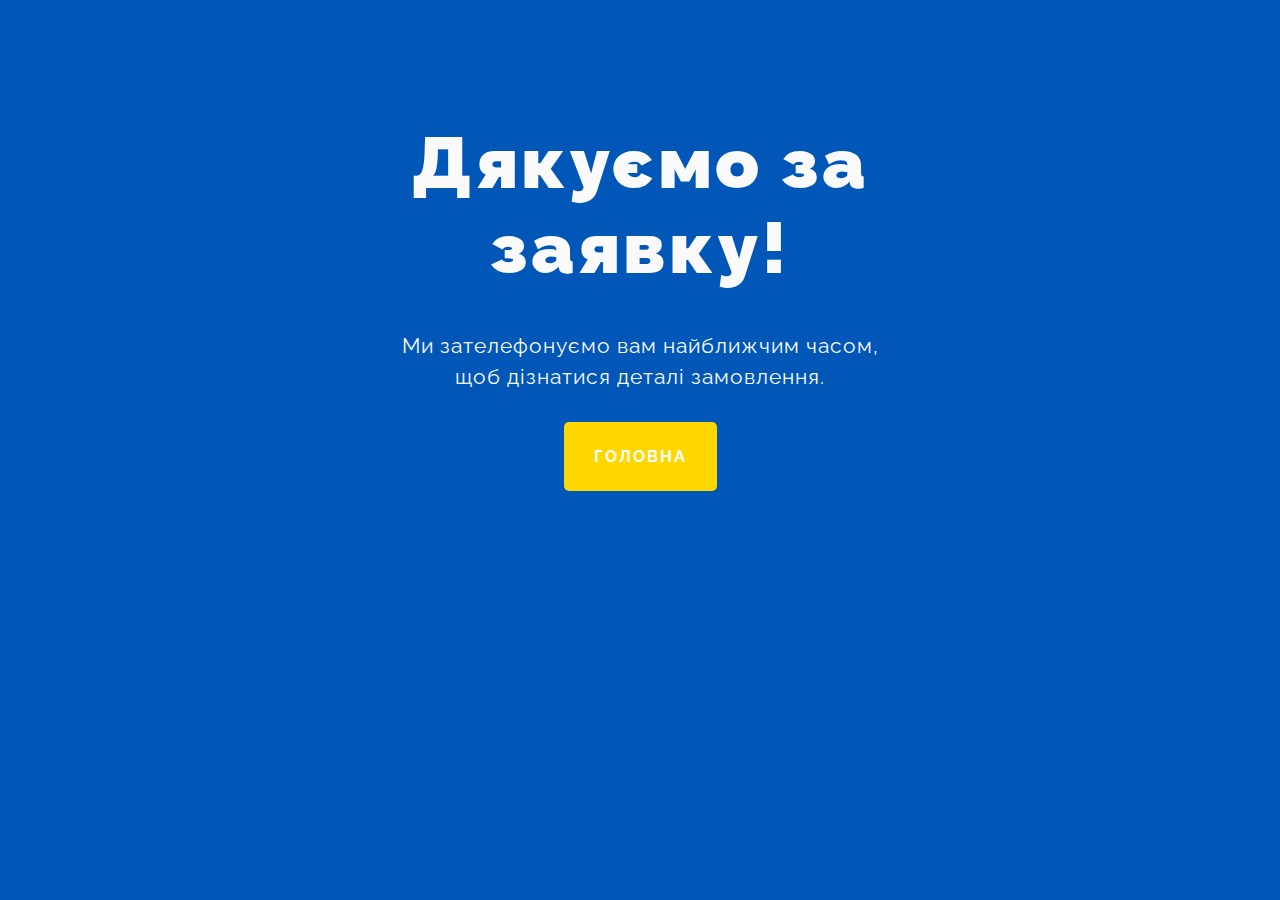
<file: oblivion/thanks.html>
<!DOCTYPE html>
<html lang="uk">

<head>
    <meta charset="UTF-8">
    <title>Дякуємо!</title>
<!-- Meta Pixel Code -->
<script>
!function(f,b,e,v,n,t,s)
{if(f.fbq)return;n=f.fbq=function(){n.callMethod?
n.callMethod.apply(n,arguments):n.queue.push(arguments)};
if(!f._fbq)f._fbq=n;n.push=n;n.loaded=!0;n.version='2.0';
n.queue=[];t=b.createElement(e);t.async=!0;
t.src=v;s=b.getElementsByTagName(e)[0];
s.parentNode.insertBefore(t,s)}(window, document,'script',
'https://connect.facebook.net/en_US/fbevents.js');
fbq('init', '295080306181769');
fbq('track', 'Lead');
</script>
<noscript><img height="1" width="1" style="display:none"
src="https://www.facebook.com/tr?id=295080306181769&ev=Lead&noscript=1"
/></noscript>
<!-- End Meta Pixel Code -->

</head>

<body>
    <div class=thankyoucontent>
        <div class="wrapper-1">
            <div class="wrapper-2">
                <h1>Дякуємо за заявку!
                </h1>
                <p>Ми зателефонуємо вам найближчим часом, <br>щоб дізнатися деталі замовлення.</p>
                <button class="go-home" onclick="window.location.href = window.location.origin + window.location.pathname.substring(0, window.location.pathname.lastIndexOf('/')) + '/';">
              <a class="link-style" href="javascript:void(0)">
              Головна
              </a>
          </button>
            </div>
        </div>

</body>

<style>
    @import url('https://fonts.googleapis.com/css?family=Raleway:400,600,900');
    * {
        box-sizing: border-box;
        /* outline:1px solid ;*/
    }

    body {
        background: #0057b7;
        height: 100%;
        margin: 0;
        background-repeat: no-repeat;
        background-attachment: fixed;
    }

    a {
        color: #fff;
        text-decoration: none;
        transition: all 0.30s linear 0s;
    }

    .wrapper-1 {
        width: 100%;
        height: 80vh;
        display: flex;
        flex-direction: column;
    }

    .wrapper-2 {
        padding: 30px;
        text-align: center;
    }

    h1 {
        font-family: 'Raleway', Arial Black, Sans-Serif;
        font-size: 4em;
        font-weight: 900;
        letter-spacing: 3px;
        color: #fafafa;
        margin: 0;
        margin-top: 40px;
        margin-bottom: 40px;
    }

    .wrapper-2 p {
        margin: 0;
        font-size: 1.3em;
        color: #fafafa;
        font-family: 'Raleway', sans-serif;
        letter-spacing: 1px;
        line-height: 1.5;
    }

    .go-home {
        background: #ffd700;
        border: none;
        padding: 25px 30px;
        margin: 30px 0;
        border-radius: 5px;
        cursor: pointer;
    }

    .go-home:hover {
        opacity: 0.9;
    }

    .go-home a {
        font-family: 'Raleway', Arial Black;
        font-size: 1rem;
        font-weight: 700 !important;
        text-transform: uppercase;
        letter-spacing: 2px;
        color: white
    }

    @media (min-width:360px) {
        h1 {
            font-size: 4.5em;
        }
        .go-home {
            margin-bottom: 20px;
        }
    }

    @media (min-width: 600px) and (max-width: 800px) {
        h1 {
            font-size: 5em;
        }
        .thankyoucontent {
            max-width: 1000px;
            margin: 0 auto;
        }
        .wrapper-1 {
            height: initial;
            max-width: 620px;
            margin: 0 auto;
            margin-top: 50px;
        }
        .wrapper-2 p {
            font-size: 3em;
        }
        .go-home a {
            font-size: 2em;
        }
    }

    @media (min-width:900px) {
        .thankyoucontent {
            max-width: 1000px;
            margin: 0 auto;
        }
        .wrapper-1 {
            height: initial;
            max-width: 620px;
            margin: 0 auto;
            margin-top: 50px;
        }
    }
</style>

</html>
</file>
<file: oblivion/css/comments.css>
#commentsContainer{
    font-family: MursGothic-WideDark;
    display: flex;
    flex-direction: column;
    gap: 20px;
    padding: 10px;
}
.commentWrapperJs{
   display: flex;
   flex-direction: column;
   gap: 10px;
}

.commentItem{
    display: grid;
    grid-template-columns: 1fr 5fr;
    gap: 10px;
    
}

.commentImage{
    height: 60px; width:60px; border-radius:10%;
    object-fit: cover;
}

.commentText{
    display: flex; flex-direction: column;justify-content: center; position: relative;
}

.commentClientName:hover{
    color: #2c9964;
}

.commentClientName{
    color:#2c9964; font-weight:700;
}
.commentClientDescrp{
    display: block;
    width: 80%;
}
.buttonContainter{
    width: 100%;
    display: flex;
    align-items: center;
    justify-content: end;
    gap:10px
        box-shadow: 0px 0px 5px 0px rgba(0,0,0,0.75);

}
.customLikeButton{
    background: none;
	color: inherit;
	border: none;
	padding: 0;
	font: inherit;
	cursor: pointer;
	outline: inherit;
    background-image: url("./../img/facebookLike.png");
    
        width: 30px;
        height: 30px;
    background-size: cover;
}
.buttonLikeWrapper{
    padding: 2px 4px;    
    background-color: white;
    border-radius: 30px;
    box-shadow: 0px 0px 5px 0px rgba(0,0,0,0.75);
    display: flex;
    align-items: center;
    gap: 5px    ;

}
.customLikeCount{
    font-size: 12px;
}
.buttonAddWrapper{
    display: flex;
    align-items: center;
    justify-content: center;
    background-color: white;
    border-radius: 20px;
    box-shadow: 0px 0px 5px 0px rgba(0,0,0,0.75);
}

.customAddButton{
        background: none;
	color: inherit;
	border: none;
	padding: 0;
	font: inherit;
	cursor: pointer;
	outline: inherit;
    background-image: url("./../img/addIcon.png");
    width: 30px;
    height: 30px;
background-size: cover;
}

.customCommentInput{
    background: none;
	color: inherit;
	border: 1;
	padding: 0;
	font: inherit;
	cursor: pointer;
	outline: inherit;
    border-radius: 16px;
    padding: 10px;

}
.addButtonInputDown{
    background: none;
	color: inherit;
	border: 1;
	padding: 0;
	font: inherit;
	cursor: pointer;
    border-radius: 16px;
    padding: 10px;
    font-weight: 700;
    margin-top: 10px;
	outline: inherit;
}

.subCommentsContainer{
    display: flex;
    flex-direction: column;
    gap: 10px;
}
.commentItemGuest{
 display: grid;
    grid-template-columns: 1fr 5fr;
    gap: 10px;
    margin-left: 20%;
}

.commentImageGuest{
    height: 60px; width:60px; border-radius:10px;
    background-color: rgb(223, 215, 215);
}
</file>
<file: oblivion/css/style.css>
.green-bg{
    background: #0E3321;

}


.yellow-bg{
    background: #e2a861;
}

.yellow-text {
    color: #e2a861 !important;
}


    .black-border-for-text {
        /* // add text-shadow as border*/
        text-shadow:  1px 1px 0 #000,
                      -1px -1px 0 #000,
                      1px -1px 0 #000,
                      -1px 1px 0 #000;
}
/* my-yeelow: #ec930f */
.block-1 {
    /* background: url(https://armo3a.bagsale.xyz/img/header.jpg) center 0 no-repeat #0E3321; */
    background: #0E3321;
    padding: 0px 0px 40px;
    /* background-size: contain; */
}

.sale2 {
    padding: 20px 0 15px;
    background: #0E3321;
    color: #e89836;
}

#sale3 {
    padding: 15px 0 12px;
    font: 24px 'MuseoSansCyrl-900';
    line-height: 1.3em;
    letter-spacing: 1px;
    color: #fff;
    text-transform: uppercase;
    background: #e2a861;
    text-align: center;
}

#sale4 {
    background: #0E3321;
    color: #e89836;
    padding: 14px 0;
}




.my-gift {
    position: absolute;
    top: 225px;
    left: 88px;
    color: #000;
    font-weight: 700;
    font: 21px 'MuseoSansCyrl-900';
}


/*tovar-colors*/







.block-1 .button-m {
    /* margin-top: 15px; */
}

.block-2 {
    background: #fff;
    position: relative;
    padding: 0;
    margin: 0;
}

.block-2 .container {
    padding: 20px 20px;
    text-align: justify;
    background: #ffffff;
}

.block-2 .container ul {
    padding: 20px 0 0 28px;
    position: relative;
    /* left: 40px; */
    /* top: 15px; */
    box-sizing: border-box;
}

.block-2 .container ul>li {
    /* float: left; */
    /* width: 53%; */
    padding: 0 0 10px;
    text-align: left;
    box-sizing: border-box;
    font: 19px 'MuseoSansCyrl-500';
    line-height: 1.4em;
}

.block-2 .container ul>li span {
    /* display: block; */
    font: 22px 'MuseoSansCyrl-700';
    font-weight: normal;
}

.block-2 h3 {
    font: 30px 'MuseoSansCyrl-900';
    text-transform: uppercase;
    text-align: center;
    color: #242222;
    color: #fff;
    padding: 14px 0;
    background: #0E3321;
}

.block7 .video {
    position: relative;
    width: 440px;
    height: 246px;
    margin: 30px auto 40px;
    outline: 10px solid #f1f1f1;
    background: #000;
    overflow: hidden;
}

.block7 .video iframe,
.block7 .video object,
.block7 .video embed {
    position: absolute;
    display: block;
    width: 100%;
    height: 100%;
    top: 0;
    left: 0;
}

.block5 h2 {
    font: 30px 'MuseoSansCyrl-900';
    text-transform: uppercase;
    text-align: center;
    color: #ffffff;
    background: #0E3321;
    padding: 15px 0;
}

.block5 ul li {
    position: relative;
    margin-top: 50px;
    padding: 0 30px 20px;
    font-size: 18px;
    background: #fff;
    border: 1px solid #bdbdbd;
    text-align: center;
    border-radius: 5px;
}

/* michael-k90 */

.block5 ul li:before {
    content: '';
    display: block;
}

.block5 ul li:nth-child(1):before {
    background-position: 0px 0px;
}

.block5 ul li:nth-child(2):before {
    background-position: 0px -105px;
}

.block5 ul li:nth-child(3):before {
    background-position: 0px -210px;
}

/* bizlife_inc */

.block7 {
    background: url('../img/block7.jpg') center 0 repeat-y;
    padding-bottom: 10px;
}

.block7 p {
    position: relative;
    padding: 9px 7px 5px 7px;
    font-size: 22px;
    line-height: 1.5em;
    color: #fff;
    text-align: center;
}

.block7 h2 {
    font: 30px 'MuseoSansCyrl-900';
}

.block8 h2 {
    font: 30px 'MuseoSansCyrl-900';
    text-transform: uppercase;
    text-align: center;
    color: #242222;
    padding: 20px 0 10px 0;
}

.block8 {
    padding: 0px;
    background: #fff;
}

.block8 ul li {
    position: relative;
    padding: 24px;
    border-bottom: 1px dashed rgba(110, 110, 74, 0.6);
    text-align: center;
    font-family: 'MuseoSansCyrl-300';
    text-align: justify;
    background: #fff;
    font: 20px 'MuseoSansCyrl-500';
    line-height: 1.4em;
}

.block8 ul li img {
    display: inline-block;
    margin: 10px auto;
}

.block8 p.name {
    display: block;
    color: #242222;
    padding-bottom: 10px;
    text-align: center;
    font: 24px 'MuseoSansCyrl-700';
    line-height: 1.4em;
}

.block8 ul li:nth-child(2n) {
    background: #f0f0f0;
    padding-top: 10px;
}

.block8 ul li:last-child {
    border: 0;
    padding-bottom: 40px;
}

.block9 {
    padding: 0px 0 0px 0;
    /* margin: 0; */
    background: #0E3321;
}

.block9 h2 {
    color: #141313;
    font: 30px 'MuseoSansCyrl-900';
    text-transform: uppercase;
    text-align: center;
    color: #242222;
    color: #fff;
    padding: 14px 0;
    background: #0E3321;
}

.block9 p.sale {
    padding: 15px 0 12px;
    font: 24px 'MuseoSansCyrl-900';
    line-height: 1.3em;
    letter-spacing: 1px;
    color: #fff;
    text-transform: uppercase;
    background: #e2a861;
}

.block9 .container {
    height: auto;
    padding: 525px 40px 15px;
    background: url(https://armo3a.bagsale.xyz/img/block1.jpg) center 0 no-repeat #0E3321;
}

/* owmen17 */

.timer {
    background: #0E3321;
    padding: 25px 40px 45px;
}

.timer p {
    padding: 0 0 10px;
    color: #fff;
    text-transform: uppercase;
    letter-spacing: 3px;
    font: 26px 'MuseoSansCyrl-700';
}

.m1-form {
    /* background: url('../img/block7.jpg') center 0 no-repeat; */
    padding: 10px 0 0 0;
    width: 400px;
    margin: 0 auto;
}

.my_modal h2 {
    padding: 15px 0 21px 0;
}

.my_modal .m1-form {
    padding: 0px 0 0 0;
    margin: 0 auto;
    width: 100%;
}

.my_modal .m1-form>div {
    position: relative;
    padding-bottom: 10px;
}

.my_modal .button-m {
    position: relative;
    display: block;
    width: 100%;
}

.footer {
    padding: 15px 0;
    line-height: 1em;
    background: #fff;
}

.footer a {
    font-size: 13px;
    color: #234161;
}

/* characteristics */

.characteristics_section {
    padding: 30px 0 0;
}

.characteristics_section h2.title {
    padding: 0 30px;
}

.characteristics__list li {
    padding: 15px 25px 15px 47px;
    text-align: right;
    position: relative;
    background: #efefef;
}

.characteristics__list li:nth-child(odd) {
    background: #ffffff;
}

.characteristics__list li:before {
    -webkit-box-sizing: border-box;
    -moz-box-sizing: border-box;
    box-sizing: border-box;
    display: block;
    content: '';
    width: 12px;
    height: 12px;
    border: 1px solid #d772f0;
    background: #d772f0;
    -webkit-box-shadow: 0 0 0 2px #fff inset;
    -moz-box-shadow: 0 0 0 2px #fff inset;
    box-shadow: 0 0 0 2px #fff inset;
    position: absolute;
    top: 20px;
    left: 25px;
}

.characteristics__list li:nth-child(odd):before {
    -webkit-box-shadow: 0 0 0 2px #f4f4f4 inset;
    -moz-box-shadow: 0 0 0 2px #f4f4f4 inset;
    box-shadow: 0 0 0 2px #f4f4f4 inset;
}

.characteristics__list li b {
    float: left;
}

.block-gift {
    background: #0E3321;
    padding: 10px 0 30px 0;
}

.avatar {
    border-radius: 50%;
    width: 100px;
    height: 100px;
    position: relative;
    margin: 0 auto;
}

.zagolovok-color {
    color: #ec930f;
}

.benefits_list2 {
    margin: 0 10px;
    font-size: 0;
    line-height: 0;
    letter-spacing: -1px;
    text-align: center;
    padding: 20px 0 0 0;
}

.benefits_list2 .benefit_item {
    display: inline-block;
    vertical-align: top;
    padding: 0 8px 30px;
    width: 50%;
    font-size: 16px;
    line-height: 22px;
    letter-spacing: normal;
}

.benefits_list2 .benefit_item img {
    display: block;
    margin: 0px auto 5px;
    -webkit-border-radius: 5px;
    -moz-border-radius: 5px;
    border-radius: 5px;
}

.benefits_list2 .benefit_item span {
    font-size: 18px;
}

.benefits_list2 .benefit_item h4 {
    font-weight: 700;
    font-size: 16px;
    line-height: 24px;
}

.benefit_item b {
    display: block;
    padding: 0 0 10px 0;
    font-size: 21px;
}

.sect3 {
    background: #fff;
    /* padding: 0 0 30px 0; */
}

.sect3 h3 {
    /* font: 30px 'MuseoSansCyrl-900'; */
    /* text-transform: uppercase; */
    /* padding-bottom: 30px; */
    /* text-align: center; */
    /* color: #242222; */
    /* padding-top: 24px; */
}

.proizvodstvo {
    padding: 6px 0;
}

.tovar-vibor {
    background: #0E3321;
}

.tovar-vibor-form {
    padding: 80px 0 30px 0;
}

.products_count {
    padding: 25px;
    font-size: 16px;
    line-height: 24px;
    color: #fff;
    text-align: center;
}

.products_count {
    color: #fff;
    font: 18px 'MuseoSansCyrl-700';
}

.products_count b {
    margin: 0 4px;
    padding: 3px 6px;
    background: #f5ca16;
    font-size: 18px;
    color: #222;
    border-radius: 3px;
}

.products_title {
    color: #fff;
    font: 28px 'MuseoSansCyrl-700';
    text-align: center;
    padding: 50px 0 0 0;
}

.price2 {
    /* position: absolute; */
    /* top: 284px; */
    /* left: 40px; */
    /* right: 40px; */
}

.price2>div {
    position: relative;
    float: left;
    width: 50%;
    height: 80px;
    padding: 10px 5px;
    font: 19px 'MuseoSansCyrl-500';
    line-height: 1em;
    white-space: nowrap;
}


p {
    font: 19px 'MuseoSansCyrl-500';
    line-height: 1.4em;
}

.dostavka {
    position: relative;
    margin: 0 auto;
    text-align: center;
    padding: 10px 10px 20px 10px;
    background: #fff;
}

.dostavka img {
    width: 65%;
    height: auto;
}

.dostavka h3 {
    font: 42px 'MuseoSansCyrl-900';
    text-transform: uppercase;
    text-align: center;
    color: #242222;
    color: #000;
    padding: 14px 0;
    line-height: 38px;
}

.block5-2 {
    padding: 0;
}

.block5-2 ul {
    padding: 0 20px;
}

.block5-2 h3 {
    font: 30px 'MuseoSansCyrl-900';
    text-transform: uppercase;
    text-align: center;
    color: #242222;
    color: #fff;
    padding: 14px 0;
    background: #0E3321;
}

.block5-2 ul li {
    margin: 20px 0;
    padding: 0 10px 20px;
    border-radius: 5px;
}

.block5-2 ul li:before {
    content: none;
}

.block5-2 h5 {
    border-bottom: solid 1px #e9e9e9;
    width: 80%;
    margin: 0 auto;
    font: 23px 'MuseoSansCyrl-900';
    text-transform: uppercase;
    text-align: center;
    color: #242222;
    padding: 20px 0 10px 0;
}

.block5-2-span {
    text-transform: none;
    font: 23px 'MuseoSansCyrl-300';
}

.table p {
    font-weight: 700;
    font-size: 20px;
    padding: 20px 10px 10px 10px;
}

/*****/

.log {
    position: relative;
    top: 10px;
    left: 10px;
    color: #000;
}

.box {
    position: relative;
    top: 50px;
    left: 100px;
    width: 100px;
    height: 100px;
    font-size: 18px;
    text-align: center;
    color: white;
    background-color: #79abff;
}

.box p {
    color: black;
}

.dd {
    position: relative;
    background: red;
    height: 200px;
}

.my_modal {
    position: fixed;
    font-family: Arial, Helvetica, sans-serif;
    top: 0;
    right: 0;
    bottom: 0;
    left: 0;
    background: rgba(0, 0, 0, 0.8);
    z-index: 99999;
    -webkit-transition: opacity 400ms ease-in;
    -moz-transition: opacity 400ms ease-in;
    transition: opacity 400ms ease-in;
    display: none;
    pointer-events: none;
}

.my_modal:target {
    display: block;
    pointer-events: auto;
}

.cont_my_modal {
    width: 400px;
    position: relative;
    margin: 10% auto;
    padding: 5px 20px 13px 20px;
    border-radius: 10px;
    background: #fff;
    background: -moz-linear-gradient(#fff, #999);
    background: -webkit-linear-gradient(#fff, #999);
    background: -o-linear-gradient(#fff, #999);
    z-index: 2;
}

.close {
    background: #606061;
    color: #FFFFFF;
    line-height: 25px;
    position: absolute;
    right: -12px;
    text-align: center;
    top: -10px;
    width: 24px;
    text-decoration: none;
    font-weight: bold;
    -webkit-border-radius: 12px;
    -moz-border-radius: 12px;
    border-radius: 12px;
    -moz-box-shadow: 1px 1px 3px #000;
    -webkit-box-shadow: 1px 1px 3px #000;
    box-shadow: 1px 1px 3px #000;
}

.close {
    background: #00d9ff;
}

.close2 {
    position: absolute;
    opacity: 0;
    z-index: 0;
    width: 100%;
    height: 100%;
    /* background: red; */
    top: 0;
}
.overlay_window{
    .overlay {
        display: none;
        position: fixed;
        top: 0;
        left: 0;
        width: 100%;
        height: 100%;
        background-color: rgba(0, 0, 0, 0.5);
        z-index: 999;
    }
    .popup {
        position: absolute;
        top: 50%;
        left: 50%;
        transform: translate(-50%, -50%);
        background-color: #fff;
        padding: 20px;
        border-radius: 10px;
        box-shadow: 0 0 10px rgba(0, 0, 0, 0.3);
        z-index: 1000;
    }
    .popup h2 {
        margin-top: 0;
    }
    .close9 {
        position: absolute;
        top: 10px;
        right: 10px;
        cursor: pointer;
    }
        .button9 {
        padding: 10px 20px;
        background-color: #007bff;
        color: #fff;
        border: none;
        border-radius: 5px;
        cursor: pointer;
        margin-top: 20px;
        display: block;
        margin-left: auto;
        margin-right: auto;
        width: 150px;
        background-color: red;

    }
}
table {
        width: 100%;
        border-collapse: collapse;
        margin-bottom: 20px;
    }
    th, td {
        padding: 8px;
        text-align: left;
        border-bottom: 1px solid #ddd;
    }
    th {
        background-color: #f2f2f2;
    }
    tr:nth-child(even) {
        background-color: #f2f2f2;
    }

.reyt {
    background: #f7f8f9;
    padding: 12px 0 12px 30px;
}

.stars {
    display: inline-block;
    background: url("../img/star.png")left 3px no-repeat;
    padding: 0 15px 0 116px;
    margin-right: 10px;
    line-height: 24px;
    border-right: 1px solid #dedfe0;
}



.header {}


.header h2 {
    font-size: 18px;
    line-height: 42px;
    font-weight: 400;
    letter-spacing: 0.5px;
    background: #2f3339;
}

.reyt .stars b {
    font-size: 20px;
    color: #fa9535;
}

.timer_price {
    width: 380px;
    margin: 0 auto;
    padding: 20px 0;
    overflow: hidden;
}

.header .price {
    float: left;
    width: 50%;
    text-align: center;
}

.header .price .old {
    font-size: 25px;
    line-height: 28px;
    padding-top: 4px;
    text-decoration: line-through;
    display: inline-block;
    color: #fff;
}

.header .price .sale {
    color: #fff;
    /* background: #ff4e00; */
    font-size: 14px;
    line-height: 18px;
    display: inline-block;
    padding: 1px 4px;
    border-radius: 2px;
    margin-left: 4px;
    position: relative;
    top: -3px;
}

.header .price .new {
    color: #ff4e00;
    font-size: 35px;
    line-height: 32px;
}

.button-m {
    width: 370px;
    height: 80px;
    line-height: 80px;
    margin: 0 auto;
    display: block;
    color: #fff;
    text-align: center;
    text-decoration: none;
    font-size: 30px;
    border-radius: 3px;
    outline: none;
    border: 0;
    cursor: pointer;
    font-family: "Gotham Pro", sans-serif;
}


.m1-form .field {
    position: relative;
    display: block;
    outline: 0;
    border: none;
    border-radius: 3px;
    -webkit-border-radius: 3px;
    width: 100%;
    box-sizing: border-box;
    height: 70px;
    line-height: 70px;
    margin: 0 auto 15px;
    padding: 0 20px 0 62px;
    background: #f7f8f9;
    text-align: left;
    font-size: 18px;
    font-family: "Gotham Pro";
    font-weight: 400;
    color: #222;
    -webkit-transition: all 0.2s;
    -moz-transition: all 0.2s;
    -o-transition: all 0.2s;
    -ms-transition: all 0.2s;
    transition: all 0.2s;
}

.m1-form input[name="name"] {
    background: #f7f8f9 url(../img/name883aa.png)/*tpa=http://beri.com.ua/smartcamp/files/name883aa.png*/
    no-repeat 20px center;
}

.m1-form input[name="phone"] {
    background: #f7f8f9 url(../img/phoneb48bf.png)/*tpa=http://beri.com.ua/smartcamp/files/phoneb48bf.png*/
    no-repeat 20px center;
}
</file>
<file: www/css/comments.css>
#commentsContainer{
    font-family: MursGothic-WideDark;
    display: flex;
    flex-direction: column;
    gap: 20px;
    padding: 10px;
}
.commentWrapperJs{
   display: flex;
   flex-direction: column;
   gap: 10px;
}

.commentItem{
    display: grid;
    grid-template-columns: 1fr 5fr;
    gap: 10px;
    
}

.commentImage{
    height: 60px; width:60px; border-radius:10%;
    object-fit: cover;
}

.commentText{
    display: flex; flex-direction: column;justify-content: center; position: relative;
}

.commentClientName:hover{
    color: #2c9964;
}

.commentClientName{
    color:#2c9964; font-weight:700;
}
.commentClientDescrp{
    display: block;
    width: 80%;
}
.buttonContainter{
    width: 100%;
    display: flex;
    align-items: center;
    justify-content: end;
    gap:10px
        box-shadow: 0px 0px 5px 0px rgba(0,0,0,0.75);

}
.customLikeButton{
    background: none;
	color: inherit;
	border: none;
	padding: 0;
	font: inherit;
	cursor: pointer;
	outline: inherit;
    background-image: url("./../img/facebookLike.png");
    
        width: 30px;
        height: 30px;
    background-size: cover;
}
.buttonLikeWrapper{
    padding: 2px 4px;    
    background-color: white;
    border-radius: 30px;
    box-shadow: 0px 0px 5px 0px rgba(0,0,0,0.75);
    display: flex;
    align-items: center;
    gap: 5px    ;

}
.customLikeCount{
    font-size: 12px;
}
.buttonAddWrapper{
    display: flex;
    align-items: center;
    justify-content: center;
    background-color: white;
    border-radius: 20px;
    box-shadow: 0px 0px 5px 0px rgba(0,0,0,0.75);
}

.customAddButton{
        background: none;
	color: inherit;
	border: none;
	padding: 0;
	font: inherit;
	cursor: pointer;
	outline: inherit;
    background-image: url("./../img/addIcon.png");
    width: 30px;
    height: 30px;
background-size: cover;
}

.customCommentInput{
    background: none;
	color: inherit;
	border: 1;
	padding: 0;
	font: inherit;
	cursor: pointer;
	outline: inherit;
    border-radius: 16px;
    padding: 10px;

}
.addButtonInputDown{
    background: none;
	color: inherit;
	border: 1;
	padding: 0;
	font: inherit;
	cursor: pointer;
    border-radius: 16px;
    padding: 10px;
    font-weight: 700;
    margin-top: 10px;
	outline: inherit;
}

.subCommentsContainer{
    display: flex;
    flex-direction: column;
    gap: 10px;
}
.commentItemGuest{
 display: grid;
    grid-template-columns: 1fr 5fr;
    gap: 10px;
    margin-left: 20%;
}

.commentImageGuest{
    height: 60px; width:60px; border-radius:10px;
    background-color: rgb(223, 215, 215);
}
</file>
<file: www/css/style.css>
.block-1 {
    /* background: url(https://armo3a.bagsale.xyz/img/header.jpg) center 0 no-repeat #0E3321; */
    background: #0E3321;
    padding: 0px 0px 40px;
    /* background-size: contain; */
}

.sale2 {
    padding: 20px 0 15px;
    background: #0E3321;
    color: #e89836;
}

#sale3 {
    padding: 15px 0 12px;
    font: 24px 'MuseoSansCyrl-900';
    line-height: 1.3em;
    letter-spacing: 1px;
    color: #fff;
    text-transform: uppercase;
    background: #e2a861;
    text-align: center;
}

#sale4 {
    background: #0E3321;
    color: #e89836;
    padding: 14px 0;
}




.my-gift {
    position: absolute;
    top: 225px;
    left: 88px;
    color: #000;
    font-weight: 700;
    font: 21px 'MuseoSansCyrl-900';
}


/*tovar-colors*/







.block-1 .button-m {
    /* margin-top: 15px; */
}

.block-2 {
    background: #fff;
    position: relative;
    padding: 0;
    margin: 0;
}

.block-2 .container {
    padding: 20px 20px;
    text-align: justify;
    background: #ffffff;
}

.block-2 .container ul {
    padding: 20px 0 0 28px;
    position: relative;
    /* left: 40px; */
    /* top: 15px; */
    box-sizing: border-box;
}

.block-2 .container ul>li {
    /* float: left; */
    /* width: 53%; */
    padding: 0 0 10px;
    text-align: left;
    box-sizing: border-box;
    font: 19px 'MuseoSansCyrl-500';
    line-height: 1.4em;
}

.block-2 .container ul>li span {
    /* display: block; */
    font: 22px 'MuseoSansCyrl-700';
    font-weight: normal;
}

.block-2 h3 {
    font: 30px 'MuseoSansCyrl-900';
    text-transform: uppercase;
    text-align: center;
    color: #242222;
    color: #fff;
    padding: 14px 0;
    background: #0E3321;
}

.block7 .video {
    position: relative;
    width: 440px;
    height: 246px;
    margin: 30px auto 40px;
    outline: 10px solid #f1f1f1;
    background: #000;
    overflow: hidden;
}

.block7 .video iframe,
.block7 .video object,
.block7 .video embed {
    position: absolute;
    display: block;
    width: 100%;
    height: 100%;
    top: 0;
    left: 0;
}

.block5 h2 {
    font: 30px 'MuseoSansCyrl-900';
    text-transform: uppercase;
    text-align: center;
    color: #ffffff;
    background: #0E3321;
    padding: 15px 0;
}

.block5 ul li {
    position: relative;
    margin-top: 50px;
    padding: 0 30px 20px;
    font-size: 18px;
    background: #fff;
    border: 1px solid #bdbdbd;
    text-align: center;
    border-radius: 5px;
}

/* michael-k90 */

.block5 ul li:before {
    content: '';
    display: block;
}

.block5 ul li:nth-child(1):before {
    background-position: 0px 0px;
}

.block5 ul li:nth-child(2):before {
    background-position: 0px -105px;
}

.block5 ul li:nth-child(3):before {
    background-position: 0px -210px;
}

/* bizlife_inc */

.block7 {
    background: url('../img/block7.jpg') center 0 repeat-y;
    padding-bottom: 10px;
}

.block7 p {
    position: relative;
    padding: 9px 7px 5px 7px;
    font-size: 22px;
    line-height: 1.5em;
    color: #fff;
    text-align: center;
}

.block7 h2 {
    font: 30px 'MuseoSansCyrl-900';
}

.block8 h2 {
    font: 30px 'MuseoSansCyrl-900';
    text-transform: uppercase;
    text-align: center;
    color: #242222;
    padding: 20px 0 10px 0;
}

.block8 {
    padding: 0px;
    background: #fff;
}

.block8 ul li {
    position: relative;
    padding: 24px;
    border-bottom: 1px dashed rgba(110, 110, 74, 0.6);
    text-align: center;
    font-family: 'MuseoSansCyrl-300';
    text-align: justify;
    background: #fff;
    font: 20px 'MuseoSansCyrl-500';
    line-height: 1.4em;
}

.block8 ul li img {
    display: inline-block;
    margin: 10px auto;
}

.block8 p.name {
    display: block;
    color: #242222;
    padding-bottom: 10px;
    text-align: center;
    font: 24px 'MuseoSansCyrl-700';
    line-height: 1.4em;
}

.block8 ul li:nth-child(2n) {
    background: #f0f0f0;
    padding-top: 10px;
}

.block8 ul li:last-child {
    border: 0;
    padding-bottom: 40px;
}

.block9 {
    padding: 0px 0 0px 0;
    /* margin: 0; */
    background: #0E3321;
}

.block9 h2 {
    color: #141313;
    font: 30px 'MuseoSansCyrl-900';
    text-transform: uppercase;
    text-align: center;
    color: #242222;
    color: #fff;
    padding: 14px 0;
    background: #0E3321;
}

.block9 p.sale {
    padding: 15px 0 12px;
    font: 24px 'MuseoSansCyrl-900';
    line-height: 1.3em;
    letter-spacing: 1px;
    color: #fff;
    text-transform: uppercase;
    background: #e2a861;
}

.block9 .container {
    height: auto;
    padding: 525px 40px 15px;
    background: url(https://armo3a.bagsale.xyz/img/block1.jpg) center 0 no-repeat #0E3321;
}

/* owmen17 */

.timer {
    background: #0E3321;
    padding: 25px 40px 45px;
}

.timer p {
    padding: 0 0 10px;
    color: #fff;
    text-transform: uppercase;
    letter-spacing: 3px;
    font: 26px 'MuseoSansCyrl-700';
}

.m1-form {
    /* background: url('../img/block7.jpg') center 0 no-repeat; */
    padding: 10px 0 0 0;
    width: 400px;
    margin: 0 auto;
}

.my_modal h2 {
    padding: 15px 0 21px 0;
}

.my_modal .m1-form {
    padding: 0px 0 0 0;
    margin: 0 auto;
    width: 100%;
}

.my_modal .m1-form>div {
    position: relative;
    padding-bottom: 10px;
}

.my_modal .button-m {
    position: relative;
    display: block;
    width: 100%;
}

.footer {
    padding: 15px 0;
    line-height: 1em;
    background: #fff;
}

.footer a {
    font-size: 13px;
    color: #234161;
}

/* characteristics */

.characteristics_section {
    padding: 30px 0 0;
}

.characteristics_section h2.title {
    padding: 0 30px;
}

.characteristics__list li {
    padding: 15px 25px 15px 47px;
    text-align: right;
    position: relative;
    background: #efefef;
}

.characteristics__list li:nth-child(odd) {
    background: #ffffff;
}

.characteristics__list li:before {
    -webkit-box-sizing: border-box;
    -moz-box-sizing: border-box;
    box-sizing: border-box;
    display: block;
    content: '';
    width: 12px;
    height: 12px;
    border: 1px solid #d772f0;
    background: #d772f0;
    -webkit-box-shadow: 0 0 0 2px #fff inset;
    -moz-box-shadow: 0 0 0 2px #fff inset;
    box-shadow: 0 0 0 2px #fff inset;
    position: absolute;
    top: 20px;
    left: 25px;
}

.characteristics__list li:nth-child(odd):before {
    -webkit-box-shadow: 0 0 0 2px #f4f4f4 inset;
    -moz-box-shadow: 0 0 0 2px #f4f4f4 inset;
    box-shadow: 0 0 0 2px #f4f4f4 inset;
}

.characteristics__list li b {
    float: left;
}

.block-gift {
    background: #0E3321;
    padding: 10px 0 30px 0;
}

.avatar {
    border-radius: 50%;
    width: 100px;
    height: 100px;
    position: relative;
    margin: 0 auto;
}

.zagolovok-color {
    color: #ec930f;
}

.benefits_list2 {
    margin: 0 10px;
    font-size: 0;
    line-height: 0;
    letter-spacing: -1px;
    text-align: center;
    padding: 20px 0 0 0;
}

.benefits_list2 .benefit_item {
    display: inline-block;
    vertical-align: top;
    padding: 0 8px 30px;
    width: 50%;
    font-size: 16px;
    line-height: 22px;
    letter-spacing: normal;
}

.benefits_list2 .benefit_item img {
    display: block;
    margin: 0px auto 5px;
    -webkit-border-radius: 5px;
    -moz-border-radius: 5px;
    border-radius: 5px;
}

.benefits_list2 .benefit_item span {
    font-size: 18px;
}

.benefits_list2 .benefit_item h4 {
    font-weight: 700;
    font-size: 16px;
    line-height: 24px;
}

.benefit_item b {
    display: block;
    padding: 0 0 10px 0;
    font-size: 21px;
}

.sect3 {
    background: #fff;
    /* padding: 0 0 30px 0; */
}

.sect3 h3 {
    /* font: 30px 'MuseoSansCyrl-900'; */
    /* text-transform: uppercase; */
    /* padding-bottom: 30px; */
    /* text-align: center; */
    /* color: #242222; */
    /* padding-top: 24px; */
}

.proizvodstvo {
    padding: 6px 0;
}

.tovar-vibor {
    background: #0E3321;
}

.tovar-vibor-form {
    padding: 80px 0 30px 0;
}

.products_count {
    padding: 25px;
    font-size: 16px;
    line-height: 24px;
    color: #fff;
    text-align: center;
}

.products_count {
    color: #fff;
    font: 18px 'MuseoSansCyrl-700';
}

.products_count b {
    margin: 0 4px;
    padding: 3px 6px;
    background: #f5ca16;
    font-size: 18px;
    color: #222;
    border-radius: 3px;
}

.products_title {
    color: #fff;
    font: 28px 'MuseoSansCyrl-700';
    text-align: center;
    padding: 50px 0 0 0;
}

.price2 {
    /* position: absolute; */
    /* top: 284px; */
    /* left: 40px; */
    /* right: 40px; */
}

.price2>div {
    position: relative;
    float: left;
    width: 50%;
    height: 80px;
    padding: 10px 5px;
    font: 19px 'MuseoSansCyrl-500';
    line-height: 1em;
    white-space: nowrap;
}


p {
    font: 19px 'MuseoSansCyrl-500';
    line-height: 1.4em;
}

.dostavka {
    position: relative;
    margin: 0 auto;
    text-align: center;
    padding: 10px 10px 20px 10px;
    background: #fff;
}

.dostavka img {
    width: 65%;
    height: auto;
}

.dostavka h3 {
    font: 42px 'MuseoSansCyrl-900';
    text-transform: uppercase;
    text-align: center;
    color: #242222;
    color: #000;
    padding: 14px 0;
    line-height: 38px;
}

.block5-2 {
    padding: 0;
}

.block5-2 ul {
    padding: 0 20px;
}

.block5-2 h3 {
    font: 30px 'MuseoSansCyrl-900';
    text-transform: uppercase;
    text-align: center;
    color: #242222;
    color: #fff;
    padding: 14px 0;
    background: #0E3321;
}

.block5-2 ul li {
    margin: 20px 0;
    padding: 0 10px 20px;
    border-radius: 5px;
}

.block5-2 ul li:before {
    content: none;
}

.block5-2 h5 {
    border-bottom: solid 1px #e9e9e9;
    width: 80%;
    margin: 0 auto;
    font: 23px 'MuseoSansCyrl-900';
    text-transform: uppercase;
    text-align: center;
    color: #242222;
    padding: 20px 0 10px 0;
}

.block5-2-span {
    text-transform: none;
    font: 23px 'MuseoSansCyrl-300';
}

.table p {
    font-weight: 700;
    font-size: 20px;
    padding: 20px 10px 10px 10px;
}

/*****/

.log {
    position: relative;
    top: 10px;
    left: 10px;
    color: #000;
}

.box {
    position: relative;
    top: 50px;
    left: 100px;
    width: 100px;
    height: 100px;
    font-size: 18px;
    text-align: center;
    color: white;
    background-color: #79abff;
}

.box p {
    color: black;
}

.dd {
    position: relative;
    background: red;
    height: 200px;
}

.my_modal {
    position: fixed;
    font-family: Arial, Helvetica, sans-serif;
    top: 0;
    right: 0;
    bottom: 0;
    left: 0;
    background: rgba(0, 0, 0, 0.8);
    z-index: 99999;
    -webkit-transition: opacity 400ms ease-in;
    -moz-transition: opacity 400ms ease-in;
    transition: opacity 400ms ease-in;
    display: none;
    pointer-events: none;
}

.my_modal:target {
    display: block;
    pointer-events: auto;
}

.cont_my_modal {
    width: 400px;
    position: relative;
    margin: 10% auto;
    padding: 5px 20px 13px 20px;
    border-radius: 10px;
    background: #fff;
    background: -moz-linear-gradient(#fff, #999);
    background: -webkit-linear-gradient(#fff, #999);
    background: -o-linear-gradient(#fff, #999);
    z-index: 2;
}

.close {
    background: #606061;
    color: #FFFFFF;
    line-height: 25px;
    position: absolute;
    right: -12px;
    text-align: center;
    top: -10px;
    width: 24px;
    text-decoration: none;
    font-weight: bold;
    -webkit-border-radius: 12px;
    -moz-border-radius: 12px;
    border-radius: 12px;
    -moz-box-shadow: 1px 1px 3px #000;
    -webkit-box-shadow: 1px 1px 3px #000;
    box-shadow: 1px 1px 3px #000;
}

.close {
    background: #00d9ff;
}

.close2 {
    position: absolute;
    opacity: 0;
    z-index: 0;
    width: 100%;
    height: 100%;
    /* background: red; */
    top: 0;
}
.overlay_window{
    .overlay {
        display: none;
        position: fixed;
        top: 0;
        left: 0;
        width: 100%;
        height: 100%;
        background-color: rgba(0, 0, 0, 0.5);
        z-index: 999;
    }
    .popup {
        position: absolute;
        top: 50%;
        left: 50%;
        transform: translate(-50%, -50%);
        background-color: #fff;
        padding: 20px;
        border-radius: 10px;
        box-shadow: 0 0 10px rgba(0, 0, 0, 0.3);
        z-index: 1000;
    }
    .popup h2 {
        margin-top: 0;
    }
    .close9 {
        position: absolute;
        top: 10px;
        right: 10px;
        cursor: pointer;
    }
        .button9 {
        padding: 10px 20px;
        background-color: #007bff;
        color: #fff;
        border: none;
        border-radius: 5px;
        cursor: pointer;
        margin-top: 20px;
        display: block;
        margin-left: auto;
        margin-right: auto;
        width: 150px;
        background-color: red;

    }
}
table {
        width: 100%;
        border-collapse: collapse;
        margin-bottom: 20px;
    }
    th, td {
        padding: 8px;
        text-align: left;
        border-bottom: 1px solid #ddd;
    }
    th {
        background-color: #f2f2f2;
    }
    tr:nth-child(even) {
        background-color: #f2f2f2;
    }

.reyt {
    background: #f7f8f9;
    padding: 12px 0 12px 30px;
}

.stars {
    display: inline-block;
    background: url("../img/star.png")left 3px no-repeat;
    padding: 0 15px 0 116px;
    margin-right: 10px;
    line-height: 24px;
    border-right: 1px solid #dedfe0;
}



.header {}


.header h2 {
    font-size: 18px;
    line-height: 42px;
    font-weight: 400;
    letter-spacing: 0.5px;
    background: #2f3339;
}

.reyt .stars b {
    font-size: 20px;
    color: #fa9535;
}

.timer_price {
    width: 380px;
    margin: 0 auto;
    padding: 20px 0;
    overflow: hidden;
}

.header .price {
    float: left;
    width: 50%;
    text-align: center;
}

.header .price .old {
    font-size: 25px;
    line-height: 28px;
    padding-top: 4px;
    text-decoration: line-through;
    display: inline-block;
}

.header .price .sale {
    color: #fff;
    background: #ff4e00;
    font-size: 14px;
    line-height: 18px;
    display: inline-block;
    padding: 1px 4px;
    border-radius: 2px;
    margin-left: 4px;
    position: relative;
    top: -3px;
}

.header .price .new {
    color: #ff4e00;
    font-size: 35px;
    line-height: 32px;
}

.button-m {
    width: 370px;
    height: 80px;
    line-height: 80px;
    margin: 0 auto;
    display: block;
    color: #fff;
    text-align: center;
    text-decoration: none;
    font-size: 30px;
    border-radius: 3px;
    outline: none;
    border: 0;
    cursor: pointer;
    font-family: "Gotham Pro", sans-serif;
}


.m1-form .field {
    position: relative;
    display: block;
    outline: 0;
    border: none;
    border-radius: 3px;
    -webkit-border-radius: 3px;
    width: 100%;
    box-sizing: border-box;
    height: 70px;
    line-height: 70px;
    margin: 0 auto 15px;
    padding: 0 20px 0 62px;
    background: #f7f8f9;
    text-align: left;
    font-size: 18px;
    font-family: "Gotham Pro";
    font-weight: 400;
    color: #222;
    -webkit-transition: all 0.2s;
    -moz-transition: all 0.2s;
    -o-transition: all 0.2s;
    -ms-transition: all 0.2s;
    transition: all 0.2s;
}

.m1-form input[name="name"] {
    background: #f7f8f9 url(../img/name883aa.png)/*tpa=http://beri.com.ua/smartcamp/files/name883aa.png*/
    no-repeat 20px center;
}

.m1-form input[name="phone"] {
    background: #f7f8f9 url(../img/phoneb48bf.png)/*tpa=http://beri.com.ua/smartcamp/files/phoneb48bf.png*/
    no-repeat 20px center;
}
</file>
<file: oblivion/css/settings.css>
/*reset*/

html,
body,
div,
span,
applet,
object,
iframe,
h1,
h2,
h3,
h4,
h5,
h6,
p,
blockquote,
pre,
a,
abbr,
acronym,
address,
big,
cite,
code,
del,
dfn,
em,
img,
ins,
kbd,
q,
s,
samp,
small,
strike,
strong,
sub,
sup,
tt,
var,
b,
u,
i,
center,
dl,
dt,
dd,
ol,
ul,
li,
fieldset,
form,
label,
legend,
table,
caption,
tbody,
tfoot,
thead,
tr,
th,
td,
article,
aside,
canvas,
details,
embed,
figure,
figcaption,
footer,
header,
menu,
nav,
output,
ruby,
section,
summary,
time,
mark,
audio,
video {
    margin: 0;
    padding: 0;
    border: 0;
    outline: 0;
}

/* HTML5 display-role reset for older browsers */

/* after_qbici */

article,
aside,
details,
figcaption,
figure,
footer,
header,
menu,
nav,
section,
main {
    display: block;
}

/* owmen17 */

ol,
ul {
    list-style: none;
}

blockquote,
q {
    quotes: none;
}

img {
    max-width: 100%;
    height: auto;
}

a {
    text-decoration: none;
    color: #fff;
}

a:hover {
    text-decoration: none;
    cursor: pointer;
    color: #fff;
}

/* bizlife_inc */

*::-webkit-input-placeholder {
    color: #545454;
    opacity: 1;
}

*:-moz-placeholder {
    color: #545454;
    opacity: 1;
}

*::-moz-placeholder {
    color: #545454;
    opacity: 1;
}

*:-ms-input-placeholder {
    color: #545454;
    opacity: 1;
}

* {
    margin: 0;
    padding: 0;
}

* {
    -webkit-box-sizing: border-box;
    -moz-box-sizing: border-box;
    box-sizing: border-box;
}

button,
input {
    outline: none;
}

.center {
    text-align: center;
}

.clearfix:after {
    content: '';
    display: block;
    clear: both;
}

@font-face {
    font-family: 'MuseoSansCyrl-300';
    src: url('fonts/MuseoSansCyrl-300.woff') format('woff');
    font-weight: normal;
    font-style: normal;
}

@font-face {
    font-family: 'MuseoSansCyrl-500';
    src: url('fonts/MuseoSansCyrl-500.woff') format('woff');
    font-weight: normal;
    font-style: normal;
}

@font-face {
    font-family: 'MuseoSansCyrl-700';
    src: url('fonts/MuseoSansCyrl-700.woff') format('woff');
    font-weight: normal;
    font-style: normal;
}

@font-face {
    font-family: 'MuseoSansCyrl-900';
    src: url('fonts/MuseoSansCyrl-900.woff') format('woff');
    font-weight: normal;
    font-style: normal;
}

@font-face {
    font-family: '2296-font';
    src: url('fonts/2296-font.otf') format('opentype');
    font-weight: normal;
    font-style: normal;
}

h1,
h2,
h3,
h4,
h5,
h6 {
    font-family: 'MuseoSansCyrl-500';
    font-weight: normal;
}

b,
strong {
    font-family: 'MuseoSansCyrl-900';
    font-weight: normal;
}

i {
    font-style: italic;
}

html {
    -ms-text-size-adjust: 100%;
    -webkit-text-size-adjust: 100%;
}

body {
    position: relative;
    width: 100%;
    min-width: 480px;
    padding: 0px;
    margin: 0px auto;
    font-family: 'MuseoSansCyrl-300', 'Helvetica', 'Arial', sans-serif;
    font-weight: normal;
    font-size: 16px;
    line-height: 1.5em;
    color: #0E3321;
    background: #f0f0f0;
}

.main-wrap {
    position: relative;
    width: 480px;
    margin: 0px auto;
}

.section,
.wrap,
.container {
    position: relative;
}

.section {
    position: relative;
    padding: 40px 20px;
}

.button-m {
    position: relative;
    display: block;
    width: 400px;
    height: 80px;
    font: 26px 'MuseoSansCyrl-900';
    line-height: 80px;
    letter-spacing: 0.05em;
    text-transform: uppercase;
    color: #ffffff;
    margin: 0 auto;
    outline: none;
    border: 0;
    text-align: center;
    text-decoration: none;
    cursor: pointer;
    -webkit-border-radius: 10px;
    -moz-border-radius: 10px;
    border-radius: 10px;
    text-shadow: 0 2px 0 rgba(0, 0, 0, .2);
    background-color: #e2a861;
    background-image: -webkit-linear-gradient(top, #f8c689, #f6840f);
    background-image: -moz-linear-gradient(top, #f8c689, #f6840f);
    background-image: -ms-linear-gradient(top, #f8c689, #f6840f);
    background-image: -o-linear-gradient(top, #f8c689, #f6840f);
    background-image: linear-gradient(to bottom, #f8c689, #f6840f);
    padding: 0;
    margin: 0 auto;
    background: #08a42a;
    -ms-filter: 'progid:DXImageTransform.Microsoft.Gradient(startColorStr="#0fe446", endColorStr="#01670f", GradientType=0)';
    background: -webkit-gradient(linear, left top, left bottom, from(#0fe446), to(#01670f));
    background: -webkit-linear-gradient(top, #0fe446 0%, #08a42a 50%, #01670f 100%);
    background: -o-linear-gradient(top, #0fe446 0%, #08a42a 50%, #01670f 100%);
    background: -moz-linear-gradient(top, #0fe446 0%, #08a42a 50%, #01670f 100%);
    background: -ms-linear-gradient(top, #0fe446 0%, #08a42a 50%, #01670f 100%);
    background: linear-gradient(to bottom, #0fe446 0%, #08a42a 50%, #01670f 100%);
    -webkit-box-shadow: 0 3px 0 0 #02460c;
    box-shadow: 0 3px 0 0 #02460c;
}

.m1-form>div {
    position: relative;
    padding-bottom: 20px;
}

.m1-form>div:last-child {
    padding-bottom: 0;
}

.input {
    position: relative;
    display: block;
    outline: 0;
    border: 0;
    margin: 0 auto;
    width: 100%;
    height: 70px;
    line-height: 70px;
    -webkit-border-radius: 10px;
    -moz-border-radius: 10px;
    border-radius: 10px;
    border-radius: 10px;
    background-color: #fff;
    -webkit-box-shadow: inset 0 3px 7px rgba(0, 0, 0, .35);
    -moz-box-shadow: inset 0 3px 7px rgba(0, 0, 0, .35);
    box-shadow: inset 0 3px 7px rgba(0, 0, 0, .35);
    border: solid 1px #fff;
    font: 24px 'MuseoSansCyrl-300';
    /* text-align: center; */
    padding: 0 0 0 30px;
}

.select-wrapper {
    position: relative;
    border-radius: 0;
}

.select-wrapper>select {
    border: 0;
    appearance: none;
    z-index: 1;
    -webkit-appearance: none;
    -moz-appearance: none;
}

.select-wrapper>select::-ms-expand {
    display: none;
}

.select-arrow {
    position: absolute;
    /* z-index: -1; */
    border: 8px solid transparent;
    border-bottom: 0;
    right: 15px;
}

.select-arrow:nth-child(2) {
    top: 31px;
    border-top-color: #1a1a1a;
    z-index: 100;
}

h1 {
    font: 24px 'MuseoSansCyrl-700';
    letter-spacing: 0.025em;
    line-height: 1.3em;
    color: #fff;
    text-transform: uppercase;
    text-align: center;
    background: ##0E3321;
    padding: 12px 10px 10px 10px;
}

h1 b {
    color: #e89836;
    font-size: 40px;
    /* line-height: 1.1em; */
    color: #ec930f;
    letter-spacing: 3px;
}

h3 {
    color: #242222;
}

h2 {
    font: 24px 'MuseoSansCyrl-900';
    letter-spacing: 0.025em;
    line-height: 34px;
    /* color: #fff; */
    text-transform: uppercase;
    text-align: center;
    /* font-weight: 900; */
}

h2 b {
    font: 28px 'MuseoSansCyrl-900';
    line-height: 1.2em;
    letter-spacing: 1px;
}

h2 span {
    /* font-size: 18px; */
    /* letter-spacing: 0.025em; */
}

h4 {
    color: #242222;
    font: 20px 'MuseoSansCyrl-900';
    text-transform: uppercase;
    line-height: 1.5em;
    letter-spacing: 0.01em;
}

h5 {
    color: #242222;
    font: 24px 'MuseoSansCyrl-700';
    text-transform: uppercase;
    line-height: 1.5em;
    letter-spacing: 1px;
    padding: 10px 0 5px;
}

.countbox {
    margin: 0 auto;
    line-height: 1.2;
    font-size: 30px;
    width: 400px;
    text-align: center;
    color: #fff;
}

.countbox .countbox-num {
    float: left;
    width: 120px;
    height: 60px;
    position: relative;
    color: #fff;
}

.countbox .countbox-space {
    float: left;
    width: 20px;
    line-height: 60px;
}

.countbox .countbox-space:before {
    content: '\003A';
    font: 30px 'MuseoSansCyrl-900';
    color: #fff;
    line-height: 36px;
}

.countbox-hours1,
.countbox-mins1,
.countbox-secs1,
.countbox-hours2,
.countbox-mins2,
.countbox-secs2 {
    float: left;
    width: 54px;
    height: 60px;
    text-align: center;
    background: #dfdfdf;
    z-index: 1;
    font: 32px 'MuseoSansCyrl-900';
    color: #000;
    line-height: 60px;
    margin: 0 3px;
    border-radius: 5px;
}

.countbox-hours-text,
.countbox-mins-text,
.countbox-secs-text {
    background-position: center;
    background-repeat: no-repeat;
    position: absolute;
    margin-top: 66px;
    height: 18px;
    width: 120px;
    font-size: 16px;
    padding: 0 8px 4px;
    color: #fff;
    text-transform: lowercase;
}

select {
    padding: 0 0 0 0px;
}

option {
    padding: 0 0 0 50px;
}
</file>
<file: www/css/settings.css>
/*reset*/

html,
body,
div,
span,
applet,
object,
iframe,
h1,
h2,
h3,
h4,
h5,
h6,
p,
blockquote,
pre,
a,
abbr,
acronym,
address,
big,
cite,
code,
del,
dfn,
em,
img,
ins,
kbd,
q,
s,
samp,
small,
strike,
strong,
sub,
sup,
tt,
var,
b,
u,
i,
center,
dl,
dt,
dd,
ol,
ul,
li,
fieldset,
form,
label,
legend,
table,
caption,
tbody,
tfoot,
thead,
tr,
th,
td,
article,
aside,
canvas,
details,
embed,
figure,
figcaption,
footer,
header,
menu,
nav,
output,
ruby,
section,
summary,
time,
mark,
audio,
video {
    margin: 0;
    padding: 0;
    border: 0;
    outline: 0;
}

/* HTML5 display-role reset for older browsers */

/* after_qbici */

article,
aside,
details,
figcaption,
figure,
footer,
header,
menu,
nav,
section,
main {
    display: block;
}

/* owmen17 */

ol,
ul {
    list-style: none;
}

blockquote,
q {
    quotes: none;
}

img {
    max-width: 100%;
    height: auto;
}

a {
    text-decoration: none;
    color: #fff;
}

a:hover {
    text-decoration: none;
    cursor: pointer;
    color: #fff;
}

/* bizlife_inc */

*::-webkit-input-placeholder {
    color: #545454;
    opacity: 1;
}

*:-moz-placeholder {
    color: #545454;
    opacity: 1;
}

*::-moz-placeholder {
    color: #545454;
    opacity: 1;
}

*:-ms-input-placeholder {
    color: #545454;
    opacity: 1;
}

* {
    margin: 0;
    padding: 0;
}

* {
    -webkit-box-sizing: border-box;
    -moz-box-sizing: border-box;
    box-sizing: border-box;
}

button,
input {
    outline: none;
}

.center {
    text-align: center;
}

.clearfix:after {
    content: '';
    display: block;
    clear: both;
}

@font-face {
    font-family: 'MuseoSansCyrl-300';
    src: url('fonts/MuseoSansCyrl-300.woff') format('woff');
    font-weight: normal;
    font-style: normal;
}

@font-face {
    font-family: 'MuseoSansCyrl-500';
    src: url('fonts/MuseoSansCyrl-500.woff') format('woff');
    font-weight: normal;
    font-style: normal;
}

@font-face {
    font-family: 'MuseoSansCyrl-700';
    src: url('fonts/MuseoSansCyrl-700.woff') format('woff');
    font-weight: normal;
    font-style: normal;
}

@font-face {
    font-family: 'MuseoSansCyrl-900';
    src: url('fonts/MuseoSansCyrl-900.woff') format('woff');
    font-weight: normal;
    font-style: normal;
}

@font-face {
    font-family: '2296-font';
    src: url('fonts/2296-font.otf') format('opentype');
    font-weight: normal;
    font-style: normal;
}

h1,
h2,
h3,
h4,
h5,
h6 {
    font-family: 'MuseoSansCyrl-500';
    font-weight: normal;
}

b,
strong {
    font-family: 'MuseoSansCyrl-900';
    font-weight: normal;
}

i {
    font-style: italic;
}

html {
    -ms-text-size-adjust: 100%;
    -webkit-text-size-adjust: 100%;
}

body {
    position: relative;
    width: 100%;
    min-width: 480px;
    padding: 0px;
    margin: 0px auto;
    font-family: 'MuseoSansCyrl-300', 'Helvetica', 'Arial', sans-serif;
    font-weight: normal;
    font-size: 16px;
    line-height: 1.5em;
    color: #0E3321;
    background: #f0f0f0;
}

.main-wrap {
    position: relative;
    width: 480px;
    margin: 0px auto;
}

.section,
.wrap,
.container {
    position: relative;
}

.section {
    position: relative;
    padding: 40px 20px;
}

.button-m {
    position: relative;
    display: block;
    width: 400px;
    height: 80px;
    font: 26px 'MuseoSansCyrl-900';
    line-height: 80px;
    letter-spacing: 0.05em;
    text-transform: uppercase;
    color: #ffffff;
    margin: 0 auto;
    outline: none;
    border: 0;
    text-align: center;
    text-decoration: none;
    cursor: pointer;
    -webkit-border-radius: 10px;
    -moz-border-radius: 10px;
    border-radius: 10px;
    text-shadow: 0 2px 0 rgba(0, 0, 0, .2);
    background-color: #e2a861;
    background-image: -webkit-linear-gradient(top, #f8c689, #f6840f);
    background-image: -moz-linear-gradient(top, #f8c689, #f6840f);
    background-image: -ms-linear-gradient(top, #f8c689, #f6840f);
    background-image: -o-linear-gradient(top, #f8c689, #f6840f);
    background-image: linear-gradient(to bottom, #f8c689, #f6840f);
    padding: 0;
    margin: 0 auto;
    background: #08a42a;
    -ms-filter: 'progid:DXImageTransform.Microsoft.Gradient(startColorStr="#0fe446", endColorStr="#01670f", GradientType=0)';
    background: -webkit-gradient(linear, left top, left bottom, from(#0fe446), to(#01670f));
    background: -webkit-linear-gradient(top, #0fe446 0%, #08a42a 50%, #01670f 100%);
    background: -o-linear-gradient(top, #0fe446 0%, #08a42a 50%, #01670f 100%);
    background: -moz-linear-gradient(top, #0fe446 0%, #08a42a 50%, #01670f 100%);
    background: -ms-linear-gradient(top, #0fe446 0%, #08a42a 50%, #01670f 100%);
    background: linear-gradient(to bottom, #0fe446 0%, #08a42a 50%, #01670f 100%);
    -webkit-box-shadow: 0 3px 0 0 #02460c;
    box-shadow: 0 3px 0 0 #02460c;
}

.m1-form>div {
    position: relative;
    padding-bottom: 20px;
}

.m1-form>div:last-child {
    padding-bottom: 0;
}

.input {
    position: relative;
    display: block;
    outline: 0;
    border: 0;
    margin: 0 auto;
    width: 100%;
    height: 70px;
    line-height: 70px;
    -webkit-border-radius: 10px;
    -moz-border-radius: 10px;
    border-radius: 10px;
    border-radius: 10px;
    background-color: #fff;
    -webkit-box-shadow: inset 0 3px 7px rgba(0, 0, 0, .35);
    -moz-box-shadow: inset 0 3px 7px rgba(0, 0, 0, .35);
    box-shadow: inset 0 3px 7px rgba(0, 0, 0, .35);
    border: solid 1px #fff;
    font: 24px 'MuseoSansCyrl-300';
    /* text-align: center; */
    padding: 0 0 0 30px;
}

.select-wrapper {
    position: relative;
    border-radius: 0;
}

.select-wrapper>select {
    border: 0;
    appearance: none;
    z-index: 1;
    -webkit-appearance: none;
    -moz-appearance: none;
}

.select-wrapper>select::-ms-expand {
    display: none;
}

.select-arrow {
    position: absolute;
    /* z-index: -1; */
    border: 8px solid transparent;
    border-bottom: 0;
    right: 15px;
}

.select-arrow:nth-child(2) {
    top: 31px;
    border-top-color: #1a1a1a;
    z-index: 100;
}

h1 {
    font: 24px 'MuseoSansCyrl-700';
    letter-spacing: 0.025em;
    line-height: 1.3em;
    color: #fff;
    text-transform: uppercase;
    text-align: center;
    background: ##0E3321;
    padding: 12px 10px 10px 10px;
}

h1 b {
    color: #e89836;
    font-size: 40px;
    /* line-height: 1.1em; */
    color: #ec930f;
    letter-spacing: 3px;
}

h3 {
    color: #242222;
}

h2 {
    font: 24px 'MuseoSansCyrl-900';
    letter-spacing: 0.025em;
    line-height: 34px;
    /* color: #fff; */
    text-transform: uppercase;
    text-align: center;
    /* font-weight: 900; */
}

h2 b {
    font: 28px 'MuseoSansCyrl-900';
    line-height: 1.2em;
    letter-spacing: 1px;
}

h2 span {
    /* font-size: 18px; */
    /* letter-spacing: 0.025em; */
}

h4 {
    color: #242222;
    font: 20px 'MuseoSansCyrl-900';
    text-transform: uppercase;
    line-height: 1.5em;
    letter-spacing: 0.01em;
}

h5 {
    color: #242222;
    font: 24px 'MuseoSansCyrl-700';
    text-transform: uppercase;
    line-height: 1.5em;
    letter-spacing: 1px;
    padding: 10px 0 5px;
}

.countbox {
    margin: 0 auto;
    line-height: 1.2;
    font-size: 30px;
    width: 400px;
    text-align: center;
    color: #fff;
}

.countbox .countbox-num {
    float: left;
    width: 120px;
    height: 60px;
    position: relative;
    color: #fff;
}

.countbox .countbox-space {
    float: left;
    width: 20px;
    line-height: 60px;
}

.countbox .countbox-space:before {
    content: '\003A';
    font: 30px 'MuseoSansCyrl-900';
    color: #fff;
    line-height: 36px;
}

.countbox-hours1,
.countbox-mins1,
.countbox-secs1,
.countbox-hours2,
.countbox-mins2,
.countbox-secs2 {
    float: left;
    width: 54px;
    height: 60px;
    text-align: center;
    background: #dfdfdf;
    z-index: 1;
    font: 32px 'MuseoSansCyrl-900';
    color: #000;
    line-height: 60px;
    margin: 0 3px;
    border-radius: 5px;
}

.countbox-hours-text,
.countbox-mins-text,
.countbox-secs-text {
    background-position: center;
    background-repeat: no-repeat;
    position: absolute;
    margin-top: 66px;
    height: 18px;
    width: 120px;
    font-size: 16px;
    padding: 0 8px 4px;
    color: #fff;
    text-transform: lowercase;
}

select {
    padding: 0 0 0 0px;
}

option {
    padding: 0 0 0 50px;
}
</file>
